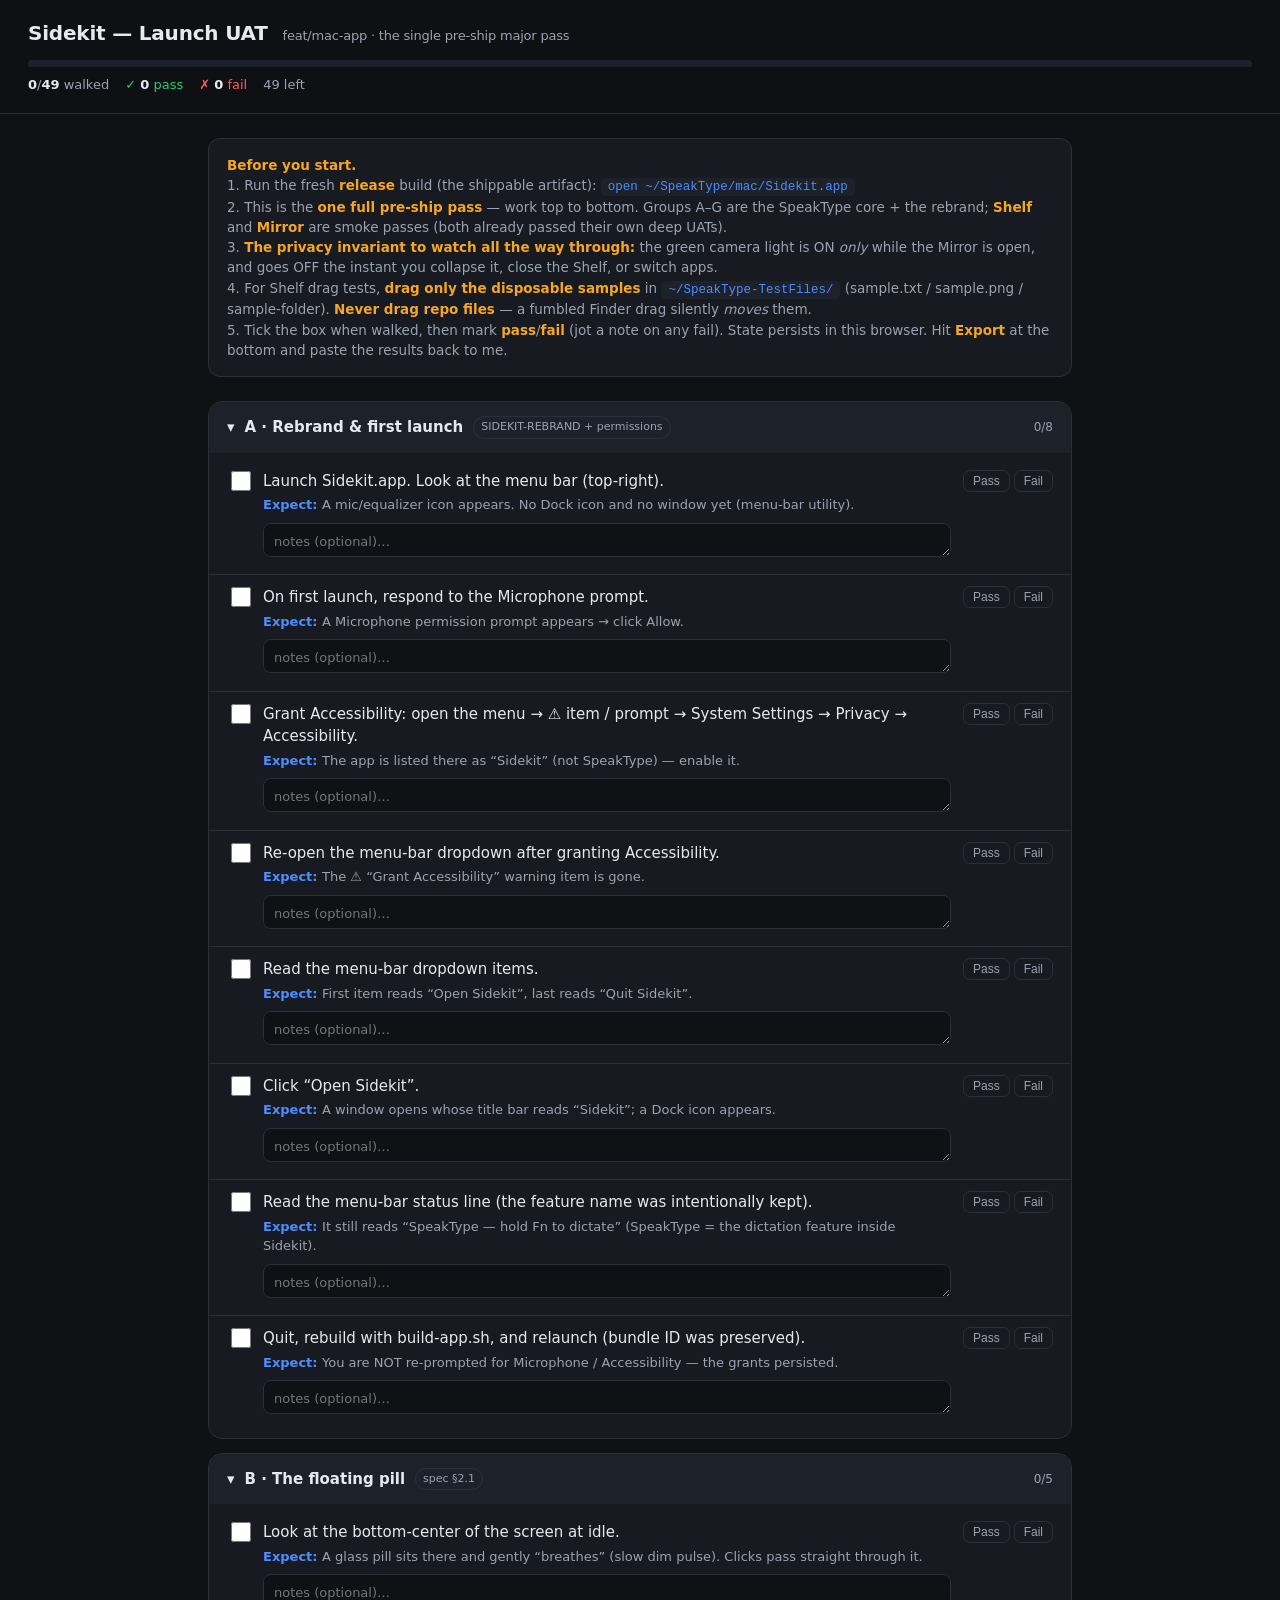
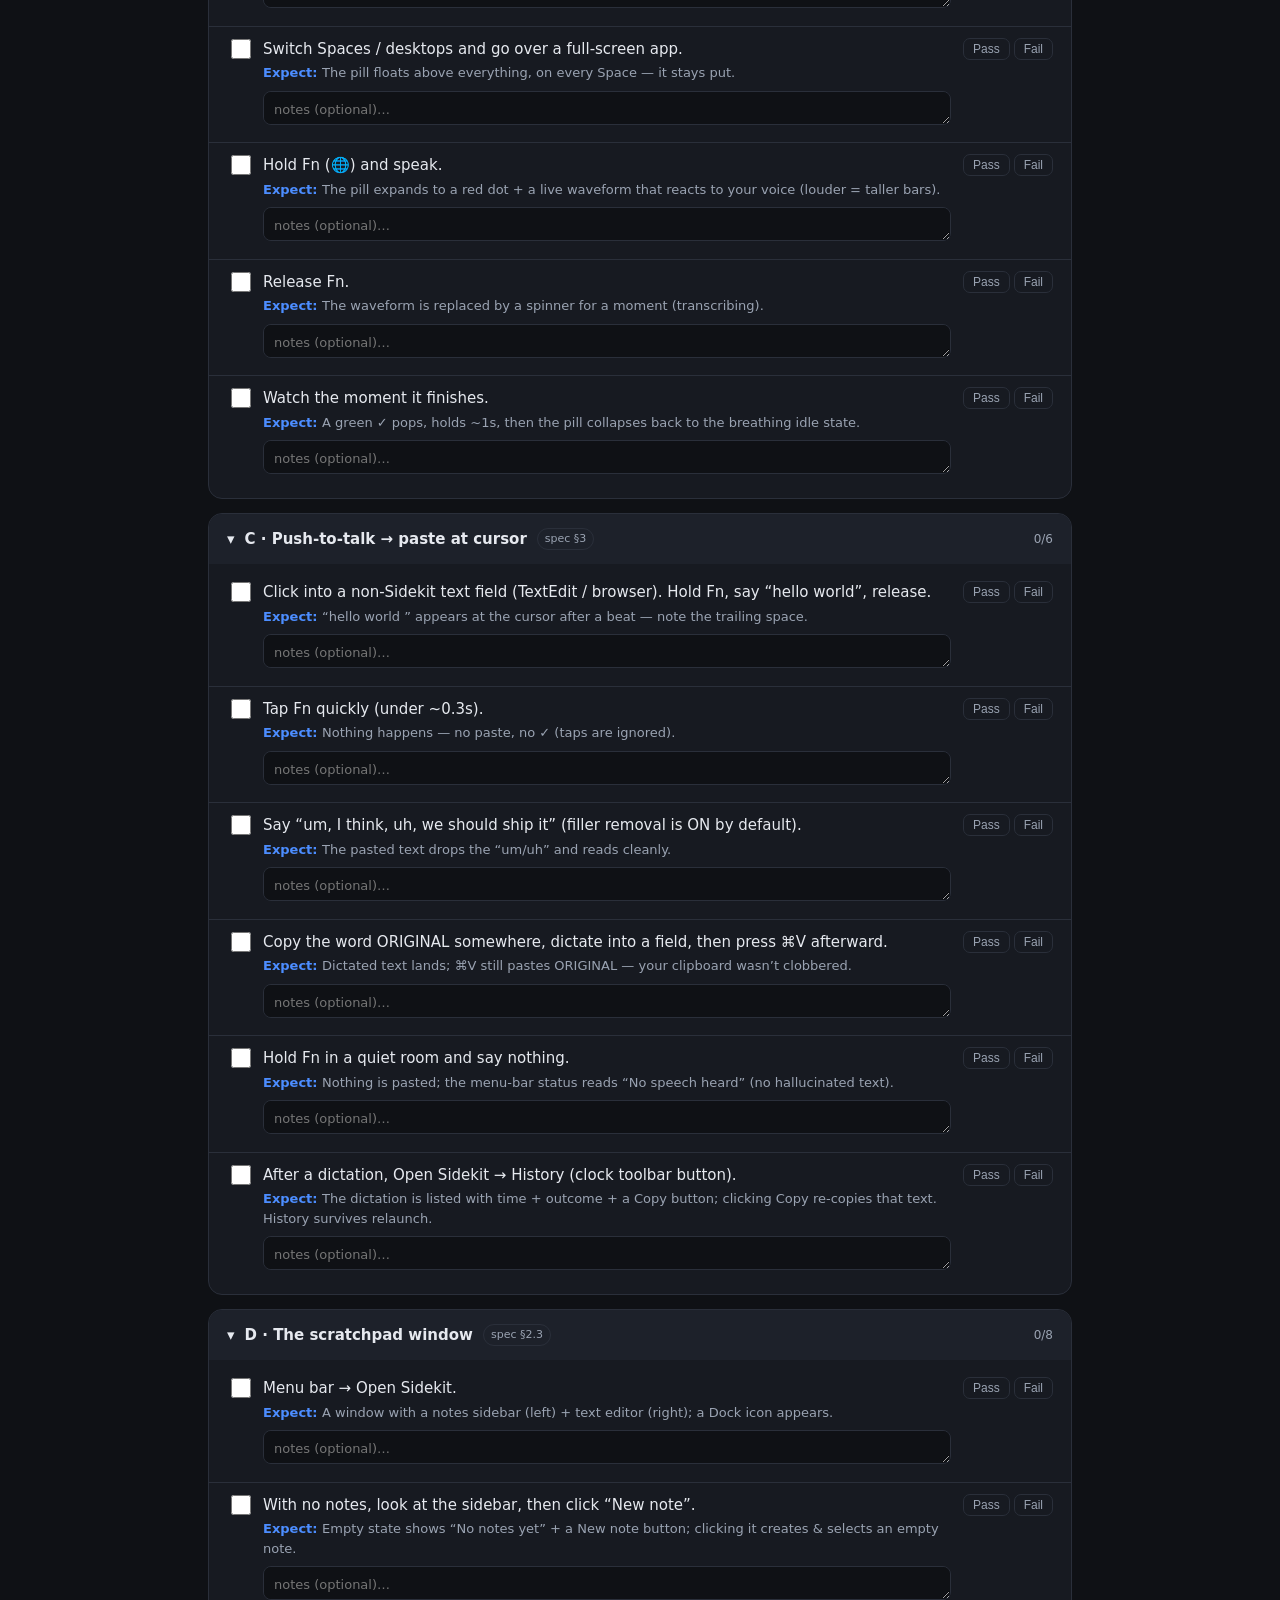
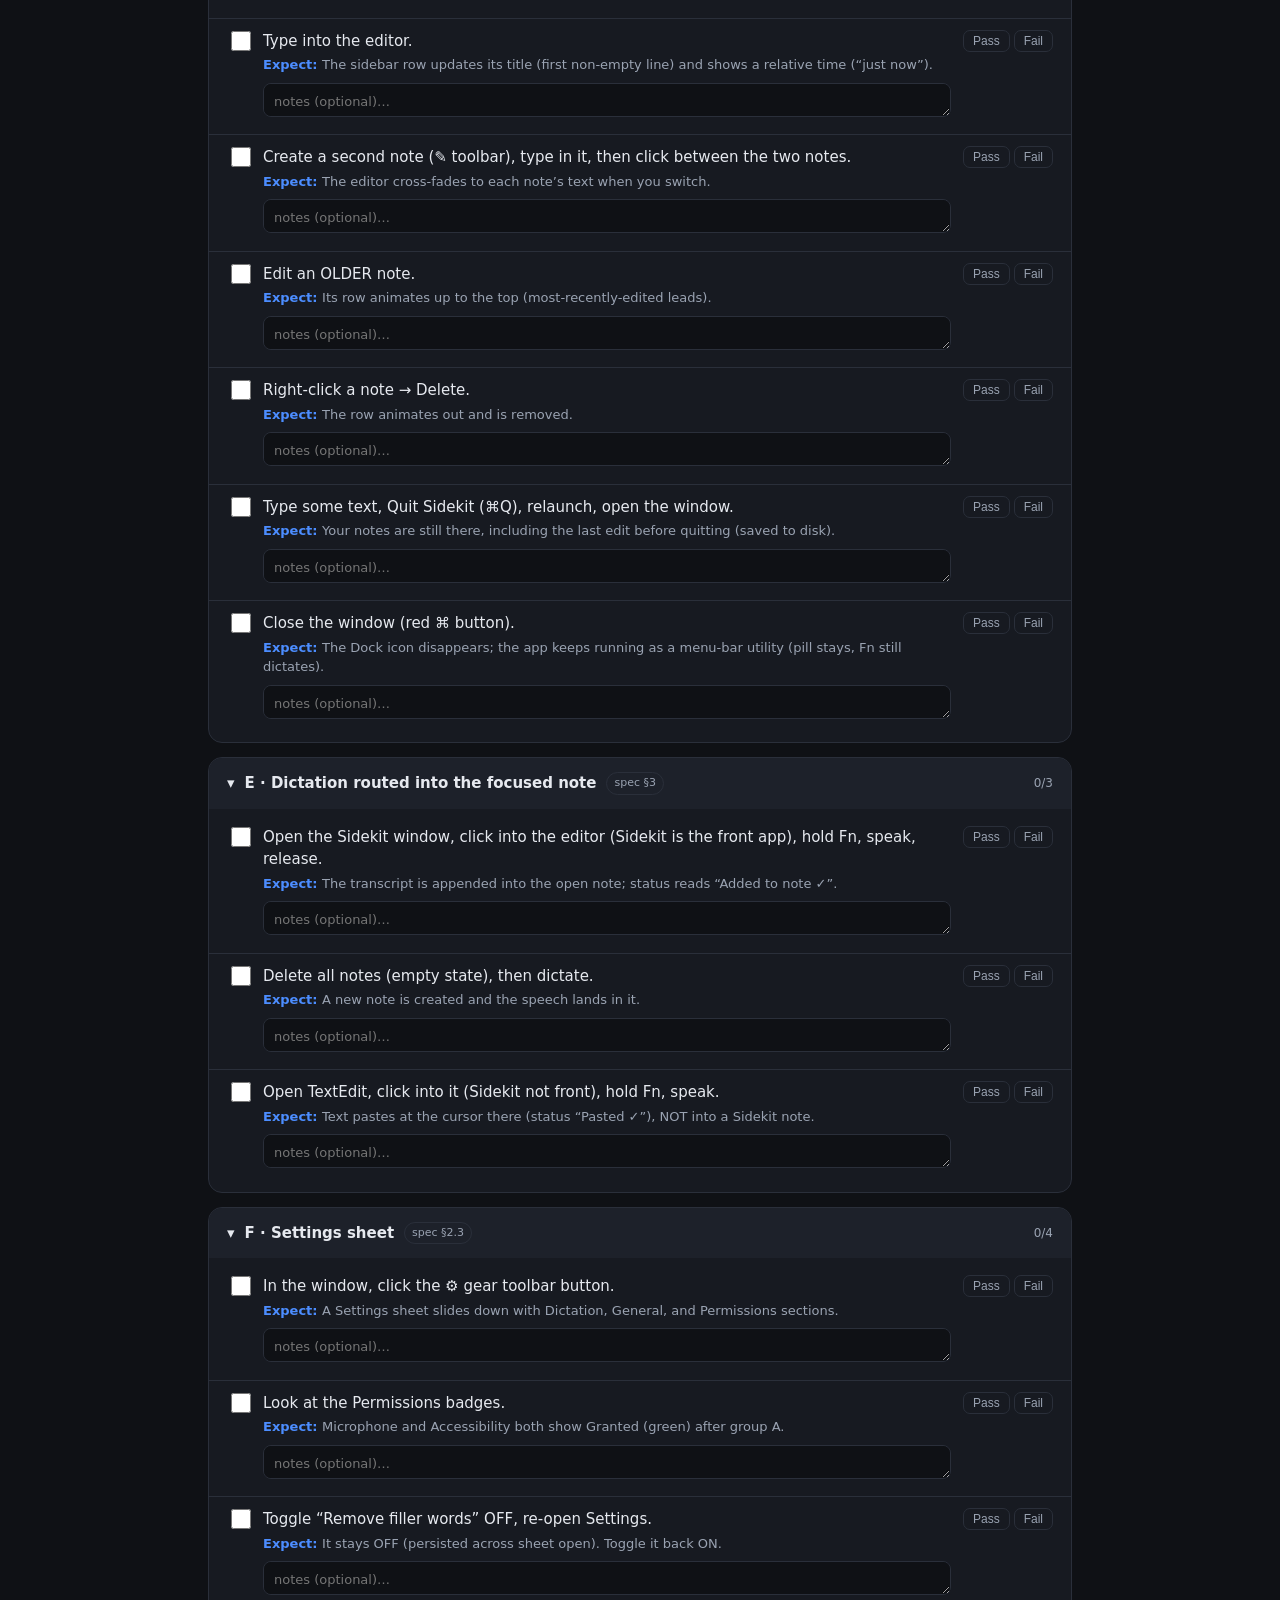
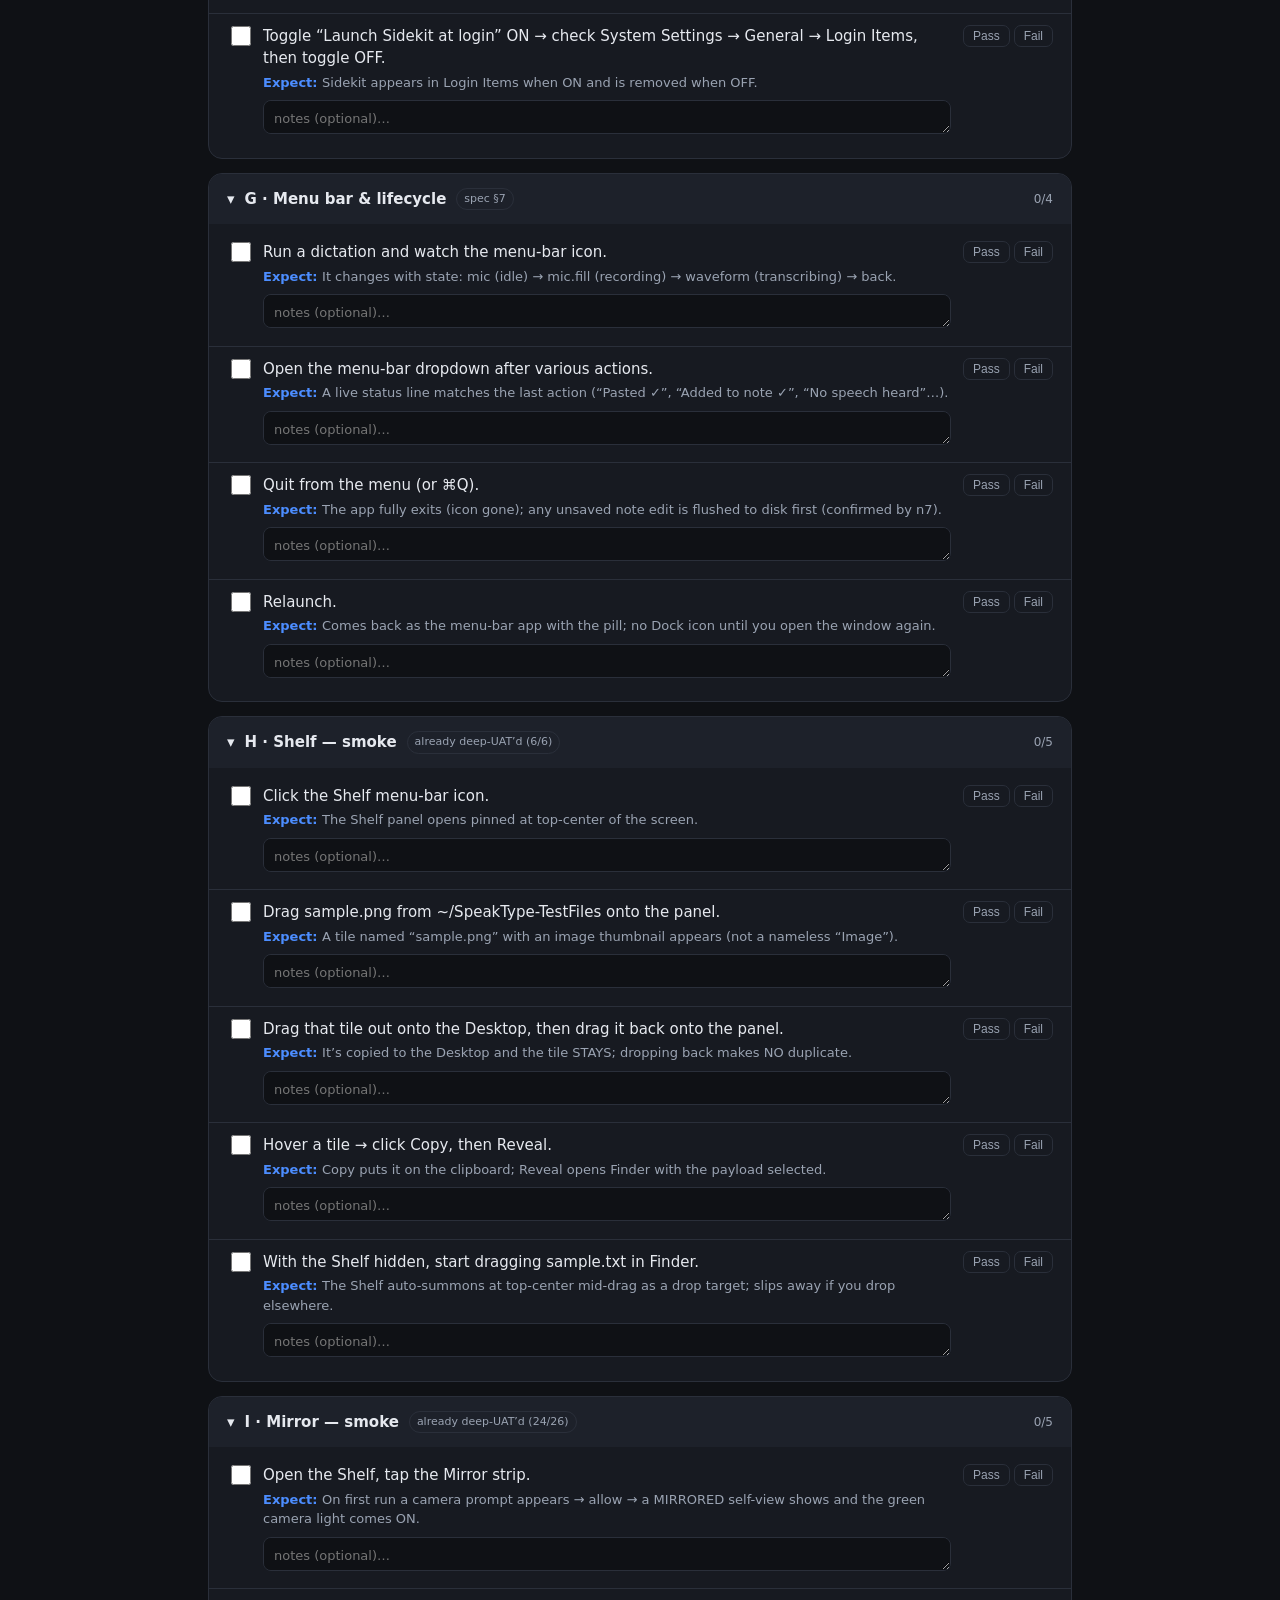
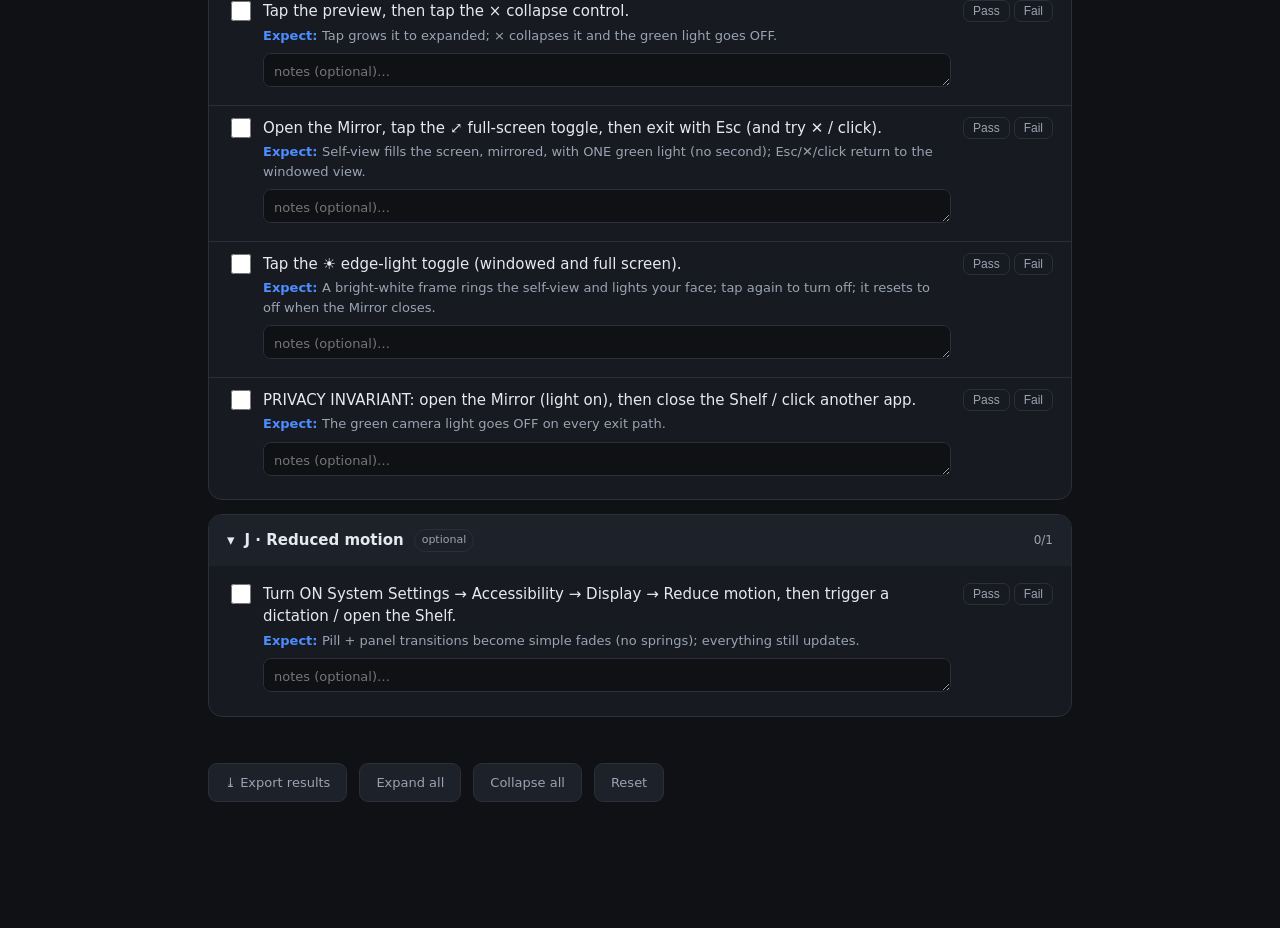
<file: mac/UAT-Launch.html>
<!DOCTYPE html>
<html lang="en">
<head>
<meta charset="UTF-8">
<meta name="viewport" content="width=device-width, initial-scale=1.0">
<title>Sidekit — Launch UAT</title>
<style>
  :root {
    --bg: #0f1115; --card: #171a21; --card2: #1d212a; --line: #2a2f3a;
    --txt: #e6e9ef; --dim: #9aa3b2; --accent: #4c8dff; --green: #2ecc71;
    --red: #ff5d5d; --amber: #f5a623;
  }
  * { box-sizing: border-box; }
  body {
    margin: 0; font: 15px/1.5 -apple-system, BlinkMacSystemFont, "SF Pro Text", system-ui, sans-serif;
    background: var(--bg); color: var(--txt); padding: 0 0 120px;
  }
  header {
    position: sticky; top: 0; z-index: 10; background: rgba(15,17,21,.92);
    backdrop-filter: blur(12px); border-bottom: 1px solid var(--line);
    padding: 18px 28px;
  }
  h1 { margin: 0; font-size: 20px; letter-spacing: -.2px; }
  h1 small { color: var(--dim); font-weight: 400; font-size: 13px; margin-left: 8px; }
  .bar { height: 7px; background: var(--card2); border-radius: 6px; margin-top: 12px; overflow: hidden; }
  .bar > i { display: block; height: 100%; width: 0; background: linear-gradient(90deg,var(--accent),var(--green)); transition: width .3s; }
  .stat { color: var(--dim); font-size: 13px; margin-top: 8px; display: flex; gap: 16px; flex-wrap: wrap; }
  .stat b { color: var(--txt); }
  .stat .p { color: var(--green); } .stat .f { color: var(--red); }
  main { max-width: 920px; margin: 0 auto; padding: 24px 28px; }
  .pre {
    background: var(--card); border: 1px solid var(--line); border-radius: 12px;
    padding: 16px 18px; margin-bottom: 24px; color: var(--dim); font-size: 13.5px;
  }
  .pre code { background: var(--card2); padding: 2px 7px; border-radius: 5px; color: var(--accent); font-size: 12.5px; }
  .pre b { color: var(--amber); }
  section { margin-bottom: 14px; border: 1px solid var(--line); border-radius: 14px; overflow: hidden; background: var(--card); }
  section > h2 {
    margin: 0; padding: 14px 18px; font-size: 15px; cursor: pointer; user-select: none;
    display: flex; align-items: center; gap: 10px; background: var(--card2);
  }
  section > h2 .tag { font-size: 11px; color: var(--dim); font-weight: 400; border: 1px solid var(--line); padding: 2px 7px; border-radius: 20px; }
  section > h2 .cnt { margin-left: auto; font-size: 12px; color: var(--dim); font-weight: 400; }
  .items { padding: 6px 0; }
  .row { display: grid; grid-template-columns: 24px 1fr auto; gap: 12px; padding: 11px 18px; border-top: 1px solid var(--line); align-items: start; }
  .row:first-child { border-top: none; }
  .row .box { width: 20px; height: 20px; margin-top: 1px; cursor: pointer; accent-color: var(--green); }
  .row .body { min-width: 0; }
  .row .do { color: var(--txt); }
  .row .exp { color: var(--dim); font-size: 13px; margin-top: 3px; }
  .row .exp::before { content: "Expect: "; color: var(--accent); font-weight: 600; }
  .row.done .do { text-decoration: line-through; color: var(--dim); }
  .verdict { display: flex; gap: 4px; }
  .verdict button {
    border: 1px solid var(--line); background: transparent; color: var(--dim);
    border-radius: 7px; padding: 3px 9px; font-size: 12px; cursor: pointer;
  }
  .verdict button.on.pass { background: var(--green); color: #08130b; border-color: var(--green); }
  .verdict button.on.fail { background: var(--red); color: #1a0606; border-color: var(--red); }
  .note { grid-column: 2 / 4; margin-top: 8px; }
  .note textarea {
    width: 100%; background: var(--bg); border: 1px solid var(--line); border-radius: 8px;
    color: var(--txt); padding: 8px 10px; font: inherit; font-size: 13px; resize: vertical; min-height: 0; height: 34px;
  }
  .note textarea:focus { outline: 1px solid var(--accent); height: 64px; }
  footer { max-width: 920px; margin: 0 auto; padding: 8px 28px; display: flex; gap: 12px; }
  footer button {
    background: var(--card2); border: 1px solid var(--line); color: var(--dim);
    border-radius: 9px; padding: 9px 16px; font: inherit; font-size: 13px; cursor: pointer;
  }
  footer button:hover { color: var(--txt); border-color: var(--accent); }
  .collapsed .items { display: none; }
  .chev { transition: transform .2s; } .collapsed .chev { transform: rotate(-90deg); }
</style>
</head>
<body>
<header>
  <h1>Sidekit — Launch UAT <small>feat/mac-app · the single pre-ship major pass</small></h1>
  <div class="bar"><i id="fill"></i></div>
  <div class="stat">
    <span><b id="done">0</b>/<b id="total">0</b> walked</span>
    <span class="p">✓ <b id="pass">0</b> pass</span>
    <span class="f">✗ <b id="fail">0</b> fail</span>
    <span id="remain"></span>
  </div>
</header>

<main>
  <div class="pre">
    <b>Before you start.</b><br>
    1. Run the fresh <b>release</b> build (the shippable artifact): <code>open ~/SpeakType/mac/Sidekit.app</code><br>
    2. This is the <b>one full pre-ship pass</b> — work top to bottom. Groups A–G are the SpeakType core + the rebrand; <b>Shelf</b> and <b>Mirror</b> are smoke passes (both already passed their own deep UATs).<br>
    3. <b>The privacy invariant to watch all the way through:</b> the green camera light is ON <i>only</i> while the Mirror is open, and goes OFF the instant you collapse it, close the Shelf, or switch apps.<br>
    4. For Shelf drag tests, <b>drag only the disposable samples</b> in <code>~/SpeakType-TestFiles/</code> (sample.txt / sample.png / sample-folder). <b>Never drag repo files</b> — a fumbled Finder drag silently <i>moves</i> them.<br>
    5. Tick the box when walked, then mark <b>pass</b>/<b>fail</b> (jot a note on any fail). State persists in this browser. Hit <b>Export</b> at the bottom and paste the results back to me.
  </div>
  <div id="app"></div>
</main>

<footer>
  <button onclick="exportResults()">⤓ Export results</button>
  <button onclick="expandAll(true)">Expand all</button>
  <button onclick="expandAll(false)">Collapse all</button>
  <button onclick="resetAll()">Reset</button>
</footer>

<script>
const SUITE = [
  { id: "brand", title: "A · Rebrand & first launch", tag: "SIDEKIT-REBRAND + permissions", items: [
    { id:"b1", do:"Launch Sidekit.app. Look at the menu bar (top-right).", exp:"A mic/equalizer icon appears. No Dock icon and no window yet (menu-bar utility)." },
    { id:"b2", do:"On first launch, respond to the Microphone prompt.", exp:"A Microphone permission prompt appears → click Allow." },
    { id:"b3", do:"Grant Accessibility: open the menu → ⚠︎ item / prompt → System Settings → Privacy → Accessibility.", exp:"The app is listed there as “Sidekit” (not SpeakType) — enable it." },
    { id:"b4", do:"Re-open the menu-bar dropdown after granting Accessibility.", exp:"The ⚠︎ “Grant Accessibility” warning item is gone." },
    { id:"b5", do:"Read the menu-bar dropdown items.", exp:"First item reads “Open Sidekit”, last reads “Quit Sidekit”." },
    { id:"b6", do:"Click “Open Sidekit”.", exp:"A window opens whose title bar reads “Sidekit”; a Dock icon appears." },
    { id:"b7", do:"Read the menu-bar status line (the feature name was intentionally kept).", exp:"It still reads “SpeakType — hold Fn to dictate” (SpeakType = the dictation feature inside Sidekit)." },
    { id:"b8", do:"Quit, rebuild with build-app.sh, and relaunch (bundle ID was preserved).", exp:"You are NOT re-prompted for Microphone / Accessibility — the grants persisted." },
  ]},
  { id: "pill", title: "B · The floating pill", tag: "spec §2.1", items: [
    { id:"l1", do:"Look at the bottom-center of the screen at idle.", exp:"A glass pill sits there and gently “breathes” (slow dim pulse). Clicks pass straight through it." },
    { id:"l2", do:"Switch Spaces / desktops and go over a full-screen app.", exp:"The pill floats above everything, on every Space — it stays put." },
    { id:"l3", do:"Hold Fn (🌐) and speak.", exp:"The pill expands to a red dot + a live waveform that reacts to your voice (louder = taller bars)." },
    { id:"l4", do:"Release Fn.", exp:"The waveform is replaced by a spinner for a moment (transcribing)." },
    { id:"l5", do:"Watch the moment it finishes.", exp:"A green ✓ pops, holds ~1s, then the pill collapses back to the breathing idle state." },
  ]},
  { id: "dictate", title: "C · Push-to-talk → paste at cursor", tag: "spec §3", items: [
    { id:"c1", do:"Click into a non-Sidekit text field (TextEdit / browser). Hold Fn, say “hello world”, release.", exp:"“hello world ” appears at the cursor after a beat — note the trailing space." },
    { id:"c2", do:"Tap Fn quickly (under ~0.3s).", exp:"Nothing happens — no paste, no ✓ (taps are ignored)." },
    { id:"c3", do:"Say “um, I think, uh, we should ship it” (filler removal is ON by default).", exp:"The pasted text drops the “um/uh” and reads cleanly." },
    { id:"c4", do:"Copy the word ORIGINAL somewhere, dictate into a field, then press ⌘V afterward.", exp:"Dictated text lands; ⌘V still pastes ORIGINAL — your clipboard wasn’t clobbered." },
    { id:"c5", do:"Hold Fn in a quiet room and say nothing.", exp:"Nothing is pasted; the menu-bar status reads “No speech heard” (no hallucinated text)." },
    { id:"c6", do:"After a dictation, Open Sidekit → History (clock toolbar button).", exp:"The dictation is listed with time + outcome + a Copy button; clicking Copy re-copies that text. History survives relaunch." },
  ]},
  { id: "notes", title: "D · The scratchpad window", tag: "spec §2.3", items: [
    { id:"n1", do:"Menu bar → Open Sidekit.", exp:"A window with a notes sidebar (left) + text editor (right); a Dock icon appears." },
    { id:"n2", do:"With no notes, look at the sidebar, then click “New note”.", exp:"Empty state shows “No notes yet” + a New note button; clicking it creates & selects an empty note." },
    { id:"n3", do:"Type into the editor.", exp:"The sidebar row updates its title (first non-empty line) and shows a relative time (“just now”)." },
    { id:"n4", do:"Create a second note (✎ toolbar), type in it, then click between the two notes.", exp:"The editor cross-fades to each note’s text when you switch." },
    { id:"n5", do:"Edit an OLDER note.", exp:"Its row animates up to the top (most-recently-edited leads)." },
    { id:"n6", do:"Right-click a note → Delete.", exp:"The row animates out and is removed." },
    { id:"n7", do:"Type some text, Quit Sidekit (⌘Q), relaunch, open the window.", exp:"Your notes are still there, including the last edit before quitting (saved to disk)." },
    { id:"n8", do:"Close the window (red ⌘ button).", exp:"The Dock icon disappears; the app keeps running as a menu-bar utility (pill stays, Fn still dictates)." },
  ]},
  { id: "route", title: "E · Dictation routed into the focused note", tag: "spec §3", items: [
    { id:"e1", do:"Open the Sidekit window, click into the editor (Sidekit is the front app), hold Fn, speak, release.", exp:"The transcript is appended into the open note; status reads “Added to note ✓”." },
    { id:"e2", do:"Delete all notes (empty state), then dictate.", exp:"A new note is created and the speech lands in it." },
    { id:"e3", do:"Open TextEdit, click into it (Sidekit not front), hold Fn, speak.", exp:"Text pastes at the cursor there (status “Pasted ✓”), NOT into a Sidekit note." },
  ]},
  { id: "settings", title: "F · Settings sheet", tag: "spec §2.3", items: [
    { id:"f1", do:"In the window, click the ⚙︎ gear toolbar button.", exp:"A Settings sheet slides down with Dictation, General, and Permissions sections." },
    { id:"f2", do:"Look at the Permissions badges.", exp:"Microphone and Accessibility both show Granted (green) after group A." },
    { id:"f3", do:"Toggle “Remove filler words” OFF, re-open Settings.", exp:"It stays OFF (persisted across sheet open). Toggle it back ON." },
    { id:"f4", do:"Toggle “Launch Sidekit at login” ON → check System Settings → General → Login Items, then toggle OFF.", exp:"Sidekit appears in Login Items when ON and is removed when OFF." },
  ]},
  { id: "life", title: "G · Menu bar & lifecycle", tag: "spec §7", items: [
    { id:"g1", do:"Run a dictation and watch the menu-bar icon.", exp:"It changes with state: mic (idle) → mic.fill (recording) → waveform (transcribing) → back." },
    { id:"g2", do:"Open the menu-bar dropdown after various actions.", exp:"A live status line matches the last action (“Pasted ✓”, “Added to note ✓”, “No speech heard”…)." },
    { id:"g3", do:"Quit from the menu (or ⌘Q).", exp:"The app fully exits (icon gone); any unsaved note edit is flushed to disk first (confirmed by n7)." },
    { id:"g4", do:"Relaunch.", exp:"Comes back as the menu-bar app with the pill; no Dock icon until you open the window again." },
  ]},
  { id: "shelf", title: "H · Shelf — smoke", tag: "already deep-UAT’d (6/6)", items: [
    { id:"h1", do:"Click the Shelf menu-bar icon.", exp:"The Shelf panel opens pinned at top-center of the screen." },
    { id:"h2", do:"Drag sample.png from ~/SpeakType-TestFiles onto the panel.", exp:"A tile named “sample.png” with an image thumbnail appears (not a nameless “Image”)." },
    { id:"h3", do:"Drag that tile out onto the Desktop, then drag it back onto the panel.", exp:"It’s copied to the Desktop and the tile STAYS; dropping back makes NO duplicate." },
    { id:"h4", do:"Hover a tile → click Copy, then Reveal.", exp:"Copy puts it on the clipboard; Reveal opens Finder with the payload selected." },
    { id:"h5", do:"With the Shelf hidden, start dragging sample.txt in Finder.", exp:"The Shelf auto-summons at top-center mid-drag as a drop target; slips away if you drop elsewhere." },
  ]},
  { id: "mirror", title: "I · Mirror — smoke", tag: "already deep-UAT’d (24/26)", items: [
    { id:"m1", do:"Open the Shelf, tap the Mirror strip.", exp:"On first run a camera prompt appears → allow → a MIRRORED self-view shows and the green camera light comes ON." },
    { id:"m2", do:"Tap the preview, then tap the × collapse control.", exp:"Tap grows it to expanded; × collapses it and the green light goes OFF." },
    { id:"m3", do:"Open the Mirror, tap the ⤢ full-screen toggle, then exit with Esc (and try ✕ / click).", exp:"Self-view fills the screen, mirrored, with ONE green light (no second); Esc/✕/click return to the windowed view." },
    { id:"m4", do:"Tap the ☀ edge-light toggle (windowed and full screen).", exp:"A bright-white frame rings the self-view and lights your face; tap again to turn off; it resets to off when the Mirror closes." },
    { id:"m5", do:"PRIVACY INVARIANT: open the Mirror (light on), then close the Shelf / click another app.", exp:"The green camera light goes OFF on every exit path." },
  ]},
  { id: "motion", title: "J · Reduced motion", tag: "optional", items: [
    { id:"j1", do:"Turn ON System Settings → Accessibility → Display → Reduce motion, then trigger a dictation / open the Shelf.", exp:"Pill + panel transitions become simple fades (no springs); everything still updates." },
  ]},
];

const KEY = "sidekit-launch-uat-v1";
let state = JSON.parse(localStorage.getItem(KEY) || "{}");
function save(){ localStorage.setItem(KEY, JSON.stringify(state)); render(); }

function render(){
  const app = document.getElementById("app");
  if(!app.dataset.built){ build(app); app.dataset.built = "1"; }
  let total=0, done=0, pass=0, fail=0;
  SUITE.forEach(sec=>{
    let sd=0;
    sec.items.forEach(it=>{
      total++;
      const st = state[sec.id+"."+it.id] || {};
      if(st.checked){ done++; sd++; }
      if(st.verdict==="pass") pass++;
      if(st.verdict==="fail") fail++;
    });
    const cnt = document.getElementById("cnt-"+sec.id);
    if(cnt) cnt.textContent = sd+"/"+sec.items.length;
  });
  document.getElementById("total").textContent = total;
  document.getElementById("done").textContent = done;
  document.getElementById("pass").textContent = pass;
  document.getElementById("fail").textContent = fail;
  document.getElementById("fill").style.width = (total? (done/total*100):0)+"%";
  document.getElementById("remain").textContent = (total-done)+" left";
}

function build(app){
  SUITE.forEach(sec=>{
    const s = document.createElement("section");
    s.innerHTML = `<h2><span class="chev">▾</span>${sec.title}<span class="tag">${sec.tag}</span><span class="cnt" id="cnt-${sec.id}"></span></h2><div class="items"></div>`;
    s.querySelector("h2").onclick = ()=> s.classList.toggle("collapsed");
    const box = s.querySelector(".items");
    sec.items.forEach(it=>{
      const k = sec.id+"."+it.id;
      const st = state[k] || {};
      const row = document.createElement("div");
      row.className = "row" + (st.checked?" done":"");
      row.innerHTML = `
        <input type="checkbox" class="box" ${st.checked?"checked":""}>
        <div class="body"><div class="do">${it.do}</div><div class="exp">${it.exp}</div>
          <div class="note"><textarea placeholder="notes (optional)…">${st.note||""}</textarea></div></div>
        <div class="verdict">
          <button class="pass ${st.verdict==="pass"?"on":""}">Pass</button>
          <button class="fail ${st.verdict==="fail"?"on":""}">Fail</button>
        </div>`;
      const cb = row.querySelector(".box");
      cb.onchange = ()=>{ state[k]={...state[k], checked:cb.checked}; save(); row.classList.toggle("done", cb.checked); };
      const [pB,fB] = row.querySelectorAll(".verdict button");
      pB.onclick = ()=>{ const v=state[k]?.verdict==="pass"?null:"pass"; state[k]={...state[k],verdict:v,checked:true}; save(); rebuildRow(); };
      fB.onclick = ()=>{ const v=state[k]?.verdict==="fail"?null:"fail"; state[k]={...state[k],verdict:v,checked:true}; save(); rebuildRow(); };
      row.querySelector("textarea").oninput = (e)=>{ state[k]={...state[k], note:e.target.value}; localStorage.setItem(KEY, JSON.stringify(state)); };
      function rebuildRow(){ pB.classList.toggle("on", state[k]?.verdict==="pass"); fB.classList.toggle("on", state[k]?.verdict==="fail"); cb.checked = !!state[k]?.checked; row.classList.toggle("done", !!state[k]?.checked); }
      box.appendChild(row);
    });
    app.appendChild(s);
  });
}

function expandAll(open){ document.querySelectorAll("section").forEach(s=> s.classList.toggle("collapsed", !open)); }
function resetAll(){ if(confirm("Clear all UAT results?")){ state={}; localStorage.removeItem(KEY); location.reload(); } }
function exportResults(){
  let out = "# Sidekit Launch UAT — results\n\n";
  SUITE.forEach(sec=>{
    out += `## ${sec.title} (${sec.tag})\n`;
    sec.items.forEach(it=>{
      const st = state[sec.id+"."+it.id]||{};
      const mark = st.verdict==="pass"?"✅ PASS":st.verdict==="fail"?"❌ FAIL":st.checked?"⬜ walked":"· not run";
      out += `- ${mark} — ${it.do}`;
      if(st.note) out += `\n    note: ${st.note}`;
      out += "\n";
    });
    out += "\n";
  });
  navigator.clipboard.writeText(out).then(
    ()=>alert("Results copied to clipboard — paste them back to Claude."),
    ()=>{ const w=window.open(); w.document.write("<pre>"+out.replace(/</g,"&lt;")+"</pre>"); }
  );
}
render();
</script>
</body>
</html>
</file>
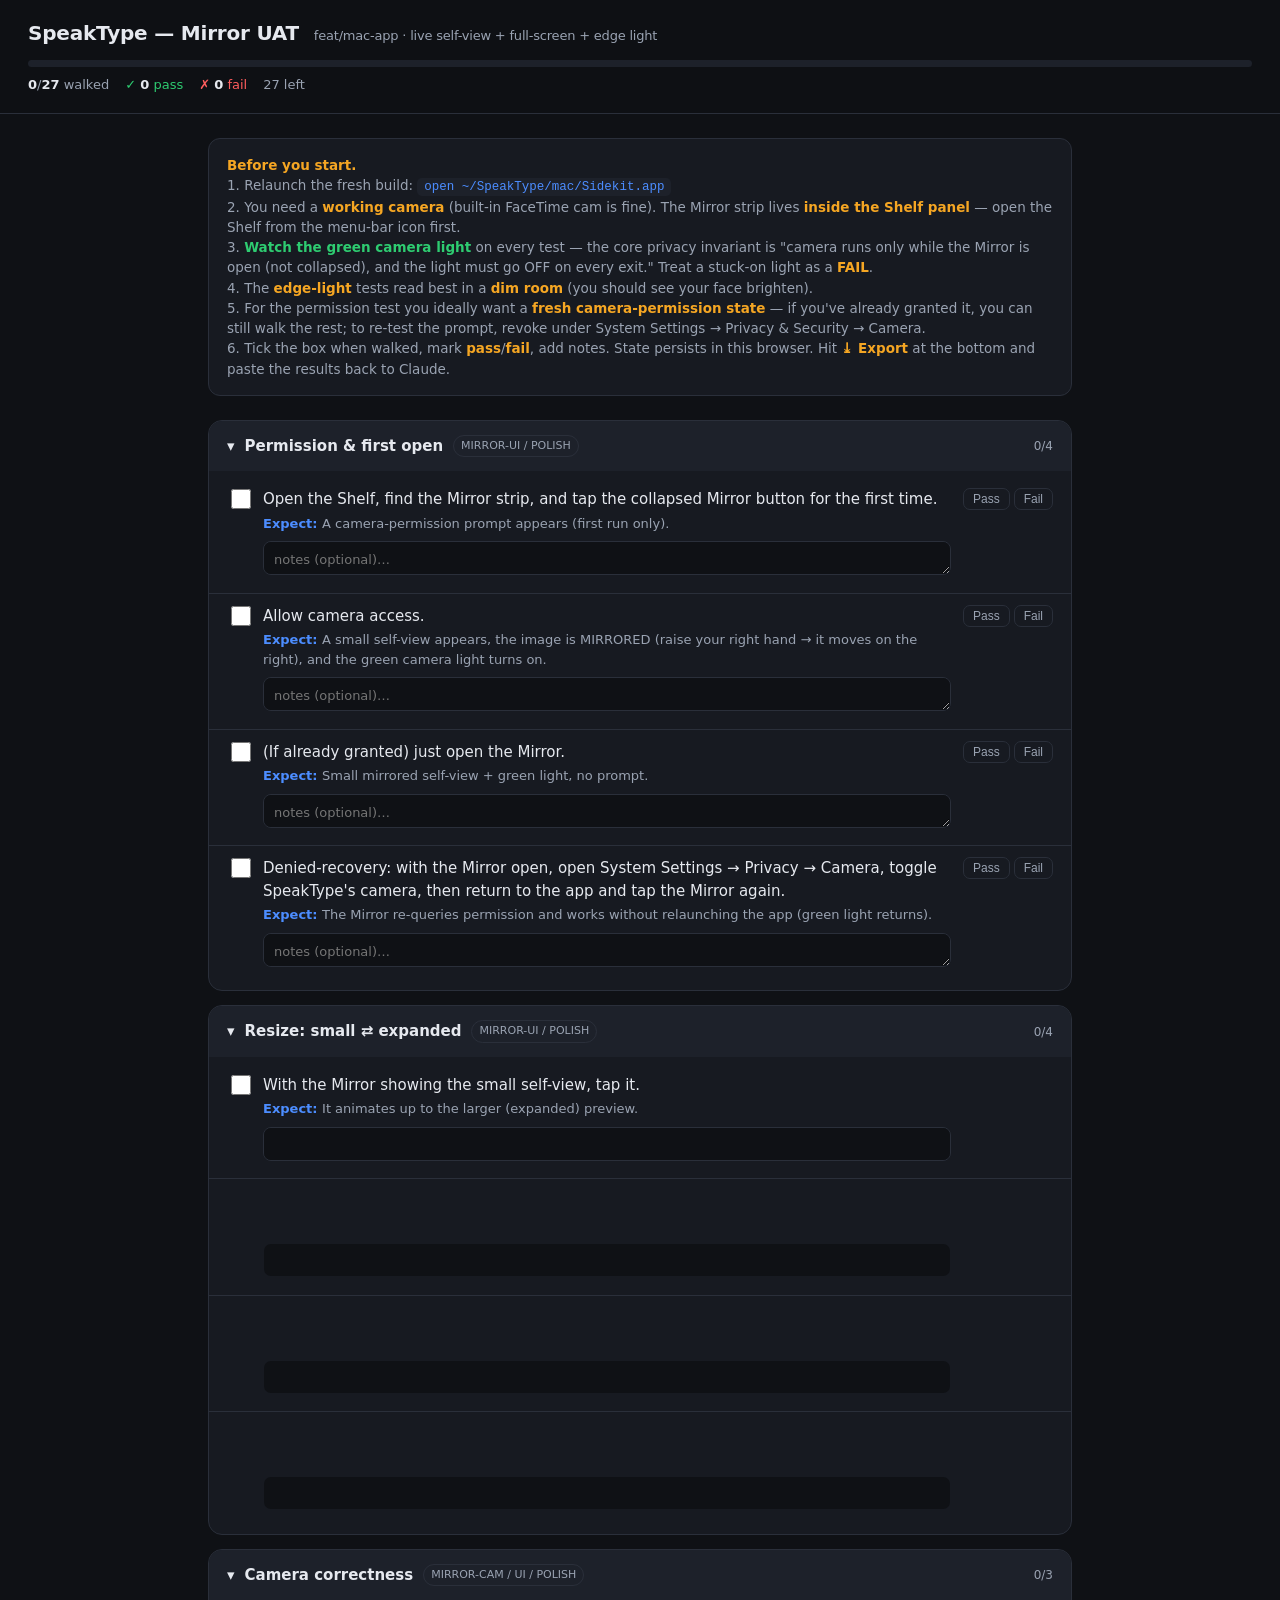
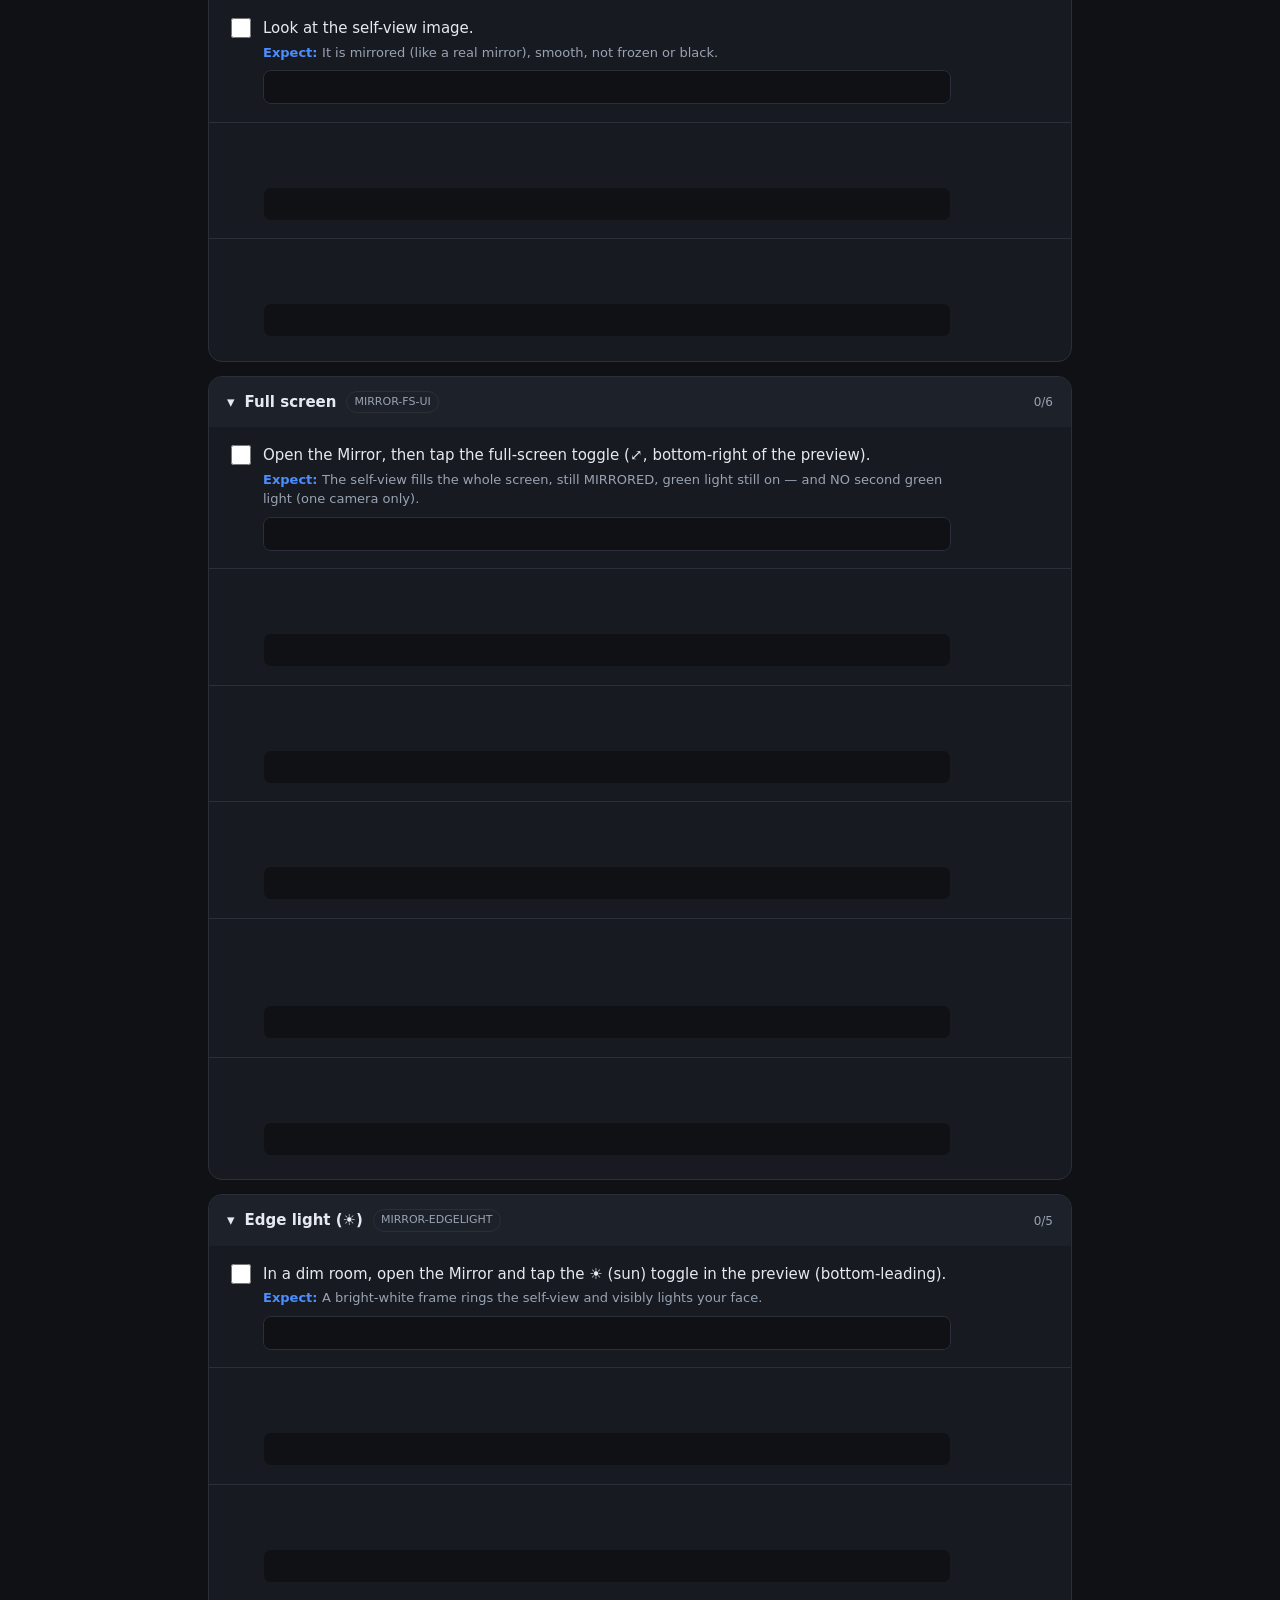
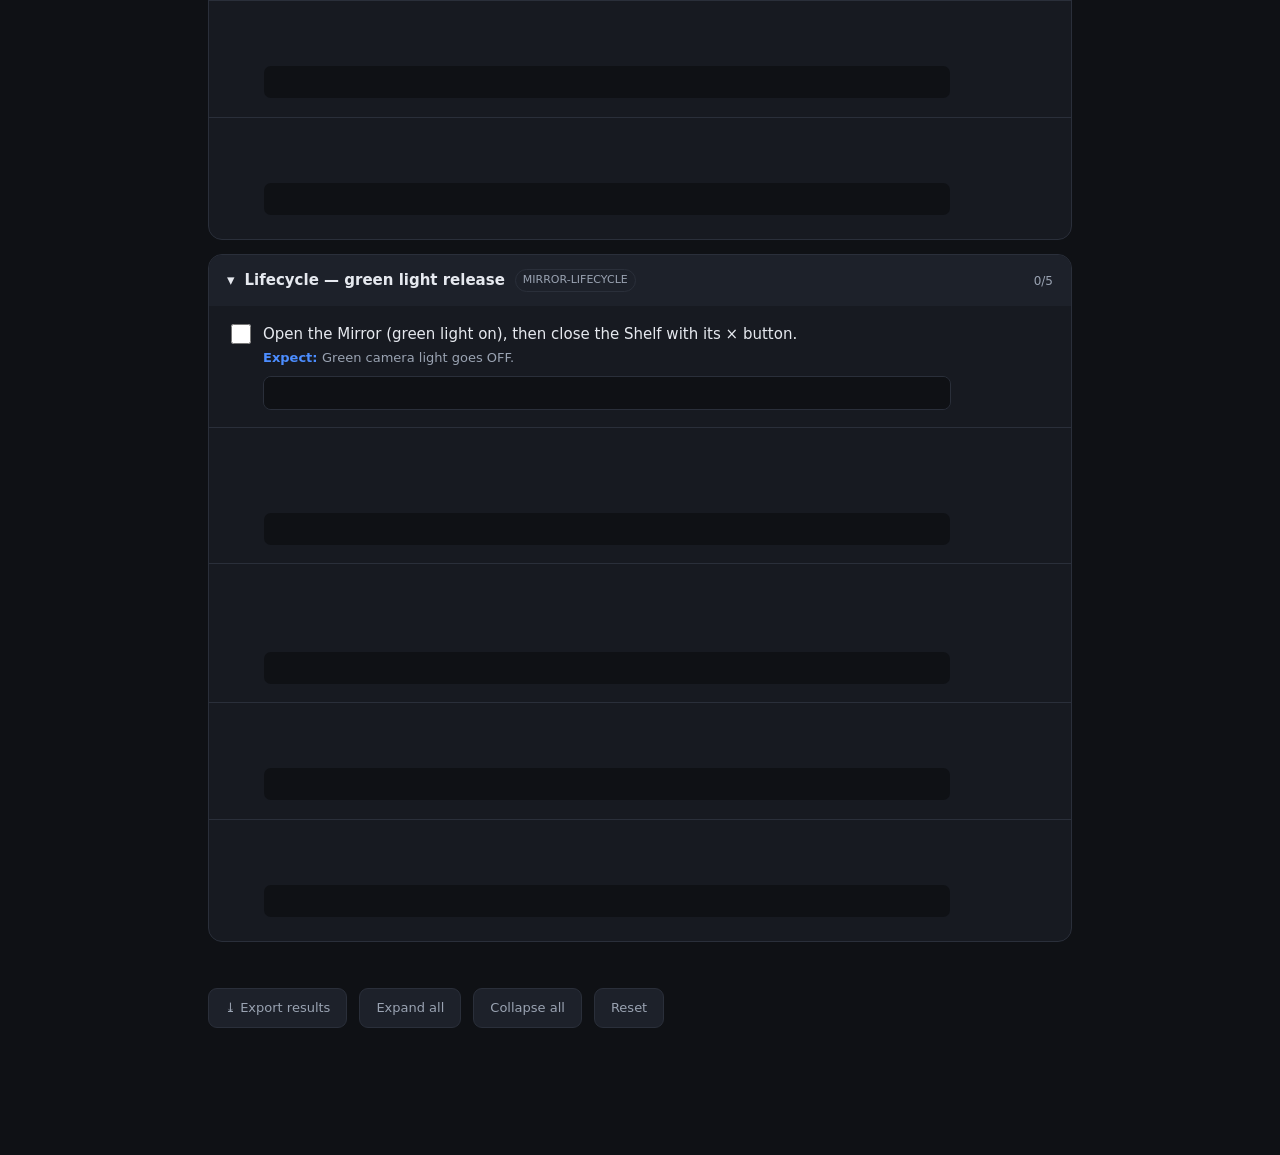
<file: mac/UAT-Mirror.html>
<!DOCTYPE html>
<html lang="en">
<head>
<meta charset="UTF-8">
<meta name="viewport" content="width=device-width, initial-scale=1.0">
<title>SpeakType — Mirror UAT</title>
<style>
  :root {
    --bg: #0f1115; --card: #171a21; --card2: #1d212a; --line: #2a2f3a;
    --txt: #e6e9ef; --dim: #9aa3b2; --accent: #4c8dff; --green: #2ecc71;
    --red: #ff5d5d; --amber: #f5a623;
  }
  * { box-sizing: border-box; }
  body {
    margin: 0; font: 15px/1.5 -apple-system, BlinkMacSystemFont, "SF Pro Text", system-ui, sans-serif;
    background: var(--bg); color: var(--txt); padding: 0 0 120px;
  }
  header {
    position: sticky; top: 0; z-index: 10; background: rgba(15,17,21,.92);
    backdrop-filter: blur(12px); border-bottom: 1px solid var(--line);
    padding: 18px 28px;
  }
  h1 { margin: 0; font-size: 20px; letter-spacing: -.2px; }
  h1 small { color: var(--dim); font-weight: 400; font-size: 13px; margin-left: 8px; }
  .bar { height: 7px; background: var(--card2); border-radius: 6px; margin-top: 12px; overflow: hidden; }
  .bar > i { display: block; height: 100%; width: 0; background: linear-gradient(90deg,var(--accent),var(--green)); transition: width .3s; }
  .stat { color: var(--dim); font-size: 13px; margin-top: 8px; display: flex; gap: 16px; flex-wrap: wrap; }
  .stat b { color: var(--txt); }
  .stat .p { color: var(--green); } .stat .f { color: var(--red); }
  main { max-width: 920px; margin: 0 auto; padding: 24px 28px; }
  .pre {
    background: var(--card); border: 1px solid var(--line); border-radius: 12px;
    padding: 16px 18px; margin-bottom: 24px; color: var(--dim); font-size: 13.5px;
  }
  .pre code { background: var(--card2); padding: 2px 7px; border-radius: 5px; color: var(--accent); font-size: 12.5px; }
  .pre b { color: var(--amber); }
  .pre .green { color: var(--green); font-weight: 600; }
  section { margin-bottom: 14px; border: 1px solid var(--line); border-radius: 14px; overflow: hidden; background: var(--card); }
  section > h2 {
    margin: 0; padding: 14px 18px; font-size: 15px; cursor: pointer; user-select: none;
    display: flex; align-items: center; gap: 10px; background: var(--card2);
  }
  section > h2 .tag { font-size: 11px; color: var(--dim); font-weight: 400; border: 1px solid var(--line); padding: 2px 7px; border-radius: 20px; }
  section > h2 .cnt { margin-left: auto; font-size: 12px; color: var(--dim); font-weight: 400; }
  .items { padding: 6px 0; }
  .row { display: grid; grid-template-columns: 24px 1fr auto; gap: 12px; padding: 11px 18px; border-top: 1px solid var(--line); align-items: start; }
  .row:first-child { border-top: none; }
  .row .box { width: 20px; height: 20px; margin-top: 1px; cursor: pointer; accent-color: var(--green); }
  .row .body { min-width: 0; }
  .row .do { color: var(--txt); }
  .row .exp { color: var(--dim); font-size: 13px; margin-top: 3px; }
  .row .exp::before { content: "Expect: "; color: var(--accent); font-weight: 600; }
  .row.done .do { text-decoration: line-through; color: var(--dim); }
  .verdict { display: flex; gap: 4px; }
  .verdict button {
    border: 1px solid var(--line); background: transparent; color: var(--dim);
    border-radius: 7px; padding: 3px 9px; font-size: 12px; cursor: pointer;
  }
  .verdict button.on.pass { background: var(--green); color: #08130b; border-color: var(--green); }
  .verdict button.on.fail { background: var(--red); color: #1a0606; border-color: var(--red); }
  .note { grid-column: 2 / 4; margin-top: 8px; }
  .note textarea {
    width: 100%; background: var(--bg); border: 1px solid var(--line); border-radius: 8px;
    color: var(--txt); padding: 8px 10px; font: inherit; font-size: 13px; resize: vertical; min-height: 0; height: 34px;
  }
  .note textarea:focus { outline: 1px solid var(--accent); height: 64px; }
  footer { max-width: 920px; margin: 0 auto; padding: 8px 28px; display: flex; gap: 12px; }
  footer button {
    background: var(--card2); border: 1px solid var(--line); color: var(--dim);
    border-radius: 9px; padding: 9px 16px; font: inherit; font-size: 13px; cursor: pointer;
  }
  footer button:hover { color: var(--txt); border-color: var(--accent); }
  .collapsed .items { display: none; }
  .chev { transition: transform .2s; } .collapsed .chev { transform: rotate(-90deg); }
</style>
</head>
<body>
<header>
  <h1>SpeakType — Mirror UAT <small>feat/mac-app · live self-view + full-screen + edge light</small></h1>
  <div class="bar"><i id="fill"></i></div>
  <div class="stat">
    <span><b id="done">0</b>/<b id="total">0</b> walked</span>
    <span class="p">✓ <b id="pass">0</b> pass</span>
    <span class="f">✗ <b id="fail">0</b> fail</span>
    <span id="remain"></span>
  </div>
</header>

<main>
  <div class="pre">
    <b>Before you start.</b><br>
    1. Relaunch the fresh build: <code>open ~/SpeakType/mac/Sidekit.app</code><br>
    2. You need a <b>working camera</b> (built-in FaceTime cam is fine). The Mirror strip lives <b>inside the Shelf panel</b> — open the Shelf from the menu-bar icon first.<br>
    3. <span class="green">Watch the green camera light</span> on every test — the core privacy invariant is "camera runs only while the Mirror is open (not collapsed), and the light must go OFF on every exit." Treat a stuck-on light as a <b>FAIL</b>.<br>
    4. The <b>edge-light</b> tests read best in a <b>dim room</b> (you should see your face brighten).<br>
    5. For the permission test you ideally want a <b>fresh camera-permission state</b> — if you've already granted it, you can still walk the rest; to re-test the prompt, revoke under System Settings → Privacy & Security → Camera.<br>
    6. Tick the box when walked, mark <b>pass</b>/<b>fail</b>, add notes. State persists in this browser. Hit <b>⤓ Export</b> at the bottom and paste the results back to Claude.
  </div>
  <div id="app"></div>
</main>

<footer>
  <button onclick="exportResults()">⤓ Export results</button>
  <button onclick="expandAll(true)">Expand all</button>
  <button onclick="expandAll(false)">Collapse all</button>
  <button onclick="resetAll()">Reset</button>
</footer>

<script>
const SUITE = [
  { id: "perm", title: "Permission & first open", tag: "MIRROR-UI / POLISH", items: [
    { id:"p1", do:"Open the Shelf, find the Mirror strip, and tap the collapsed Mirror button for the first time.", exp:"A camera-permission prompt appears (first run only)." },
    { id:"p2", do:"Allow camera access.", exp:"A small self-view appears, the image is MIRRORED (raise your right hand → it moves on the right), and the green camera light turns on." },
    { id:"p3", do:"(If already granted) just open the Mirror.", exp:"Small mirrored self-view + green light, no prompt." },
    { id:"p4", do:"Denied-recovery: with the Mirror open, open System Settings → Privacy → Camera, toggle SpeakType's camera, then return to the app and tap the Mirror again.", exp:"The Mirror re-queries permission and works without relaunching the app (green light returns)." },
  ]},
  { id: "size", title: "Resize: small ⇄ expanded", tag: "MIRROR-UI / POLISH", items: [
    { id:"s1", do:"With the Mirror showing the small self-view, tap it.", exp:"It animates up to the larger (expanded) preview." },
    { id:"s2", do:"Tap the expanded preview again (or its collapse/× control).", exp:"It returns toward small / collapsed; green light follows the open state." },
    { id:"s3", do:"Turn ON Reduce Motion (System Settings → Accessibility → Display), then resize the Mirror.", exp:"The size change is instant — no animation." },
    { id:"s4", do:"Note whether the Shelf panel itself jumps size when the Mirror resizes.", exp:"Panel stays fixed-size; the preview animates within the card, the item grid scrolls (by design)." },
  ]},
  { id: "cam", title: "Camera correctness", tag: "MIRROR-CAM / UI / POLISH", items: [
    { id:"c1", do:"Look at the self-view image.", exp:"It is mirrored (like a real mirror), smooth, not frozen or black." },
    { id:"c2", do:"(If you have >1 camera, e.g. built-in + Continuity/USB) use the source picker.", exp:"A picker is offered; choosing another camera switches the feed." },
    { id:"c3", do:"(If you can) disconnect all cameras, then open the Mirror.", exp:"A compact “No camera found” notice shows instead of a black preview." },
  ]},
  { id: "fs", title: "Full screen", tag: "MIRROR-FS-UI", items: [
    { id:"f1", do:"Open the Mirror, then tap the full-screen toggle (⤢, bottom-right of the preview).", exp:"The self-view fills the whole screen, still MIRRORED, green light still on — and NO second green light (one camera only)." },
    { id:"f2", do:"Exit full screen with the ✕ (top-right).", exp:"Returns to the windowed expanded view." },
    { id:"f3", do:"Enter full screen again, then exit by clicking anywhere on the overlay.", exp:"Returns to the windowed view." },
    { id:"f4", do:"Enter full screen again, then press Esc.", exp:"Returns to the windowed view." },
    { id:"f5", do:"While the windowed strip shows the “Mirror is full screen” placeholder, confirm the small preview isn't also running underneath.", exp:"Only one preview runs; placeholder is shown windowed while the overlay is up." },
    { id:"f6", do:"Toggle full screen on/off several times quickly.", exp:"No flicker, no stuck or invisible overlay, green light steady (no blink each toggle)." },
  ]},
  { id: "edge", title: "Edge light (☀)", tag: "MIRROR-EDGELIGHT", items: [
    { id:"e1", do:"In a dim room, open the Mirror and tap the ☀ (sun) toggle in the preview (bottom-leading).", exp:"A bright-white frame rings the self-view and visibly lights your face." },
    { id:"e2", do:"Tap ☀ again.", exp:"The light frame turns off." },
    { id:"e3", do:"Turn ☀ on, then resize (small⇄expanded) and go full screen.", exp:"It stays on across states — thin frame windowed, thick screen-hugging frame in full screen." },
    { id:"e4", do:"With ☀ on, collapse the Mirror (×) or close the Shelf, then reopen the Mirror.", exp:"Edge light is reset to OFF on reopen (fresh each session)." },
    { id:"e5", do:"In full screen, tap the ☀ (bottom-right).", exp:"It toggles the light and does NOT exit full screen (while ✕ / click-elsewhere / Esc still exit)." },
  ]},
  { id: "life", title: "Lifecycle — green light release", tag: "MIRROR-LIFECYCLE", items: [
    { id:"l1", do:"Open the Mirror (green light on), then close the Shelf with its × button.", exp:"Green camera light goes OFF." },
    { id:"l2", do:"Reopen the Shelf / Mirror.", exp:"The Mirror reopens COLLAPSED (not at the previous small/expanded/full-screen size) — no size memory." },
    { id:"l3", do:"Open the Mirror, then click another app or open the main SpeakType window (app deactivates).", exp:"Green light goes OFF (camera released on deactivate)." },
    { id:"l4", do:"Enter full screen, then close the Shelf or click another app.", exp:"The full-screen overlay disappears AND the green light goes off (full-screen teardown)." },
    { id:"l5", do:"Collapse the Mirror with its × while in the small/expanded view.", exp:"Camera stops, green light off; the rest of the Shelf is unaffected." },
  ]},
];

const KEY = "speaktype-mirror-uat-v1";
let state = JSON.parse(localStorage.getItem(KEY) || "{}");
function save(){ localStorage.setItem(KEY, JSON.stringify(state)); render(); }

function render(){
  const app = document.getElementById("app");
  if(!app.dataset.built){ build(app); app.dataset.built = "1"; }
  let total=0, done=0, pass=0, fail=0;
  SUITE.forEach(sec=>{
    let sd=0;
    sec.items.forEach(it=>{
      total++;
      const st = state[sec.id+"."+it.id] || {};
      if(st.checked){ done++; sd++; }
      if(st.verdict==="pass") pass++;
      if(st.verdict==="fail") fail++;
    });
    const cnt = document.getElementById("cnt-"+sec.id);
    if(cnt) cnt.textContent = sd+"/"+sec.items.length;
  });
  document.getElementById("total").textContent = total;
  document.getElementById("done").textContent = done;
  document.getElementById("pass").textContent = pass;
  document.getElementById("fail").textContent = fail;
  document.getElementById("fill").style.width = (total? (done/total*100):0)+"%";
  document.getElementById("remain").textContent = (total-done)+" left";
}

function build(app){
  SUITE.forEach(sec=>{
    const s = document.createElement("section");
    s.innerHTML = `<h2><span class="chev">▾</span>${sec.title}<span class="tag">${sec.tag}</span><span class="cnt" id="cnt-${sec.id}"></span></h2><div class="items"></div>`;
    s.querySelector("h2").onclick = ()=> s.classList.toggle("collapsed");
    const box = s.querySelector(".items");
    sec.items.forEach(it=>{
      const k = sec.id+"."+it.id;
      const st = state[k] || {};
      const row = document.createElement("div");
      row.className = "row" + (st.checked?" done":"");
      row.innerHTML = `
        <input type="checkbox" class="box" ${st.checked?"checked":""}>
        <div class="body"><div class="do">${it.do}</div><div class="exp">${it.exp}</div>
          <div class="note"><textarea placeholder="notes (optional)…">${st.note||""}</textarea></div></div>
        <div class="verdict">
          <button class="pass ${st.verdict==="pass"?"on":""}">Pass</button>
          <button class="fail ${st.verdict==="fail"?"on":""}">Fail</button>
        </div>`;
      const cb = row.querySelector(".box");
      cb.onchange = ()=>{ state[k]={...state[k], checked:cb.checked}; save(); row.classList.toggle("done", cb.checked); };
      const [pB,fB] = row.querySelectorAll(".verdict button");
      pB.onclick = ()=>{ const v=state[k]?.verdict==="pass"?null:"pass"; state[k]={...state[k],verdict:v,checked:true}; save(); rebuildRow(); };
      fB.onclick = ()=>{ const v=state[k]?.verdict==="fail"?null:"fail"; state[k]={...state[k],verdict:v,checked:true}; save(); rebuildRow(); };
      row.querySelector("textarea").oninput = (e)=>{ state[k]={...state[k], note:e.target.value}; localStorage.setItem(KEY, JSON.stringify(state)); };
      function rebuildRow(){ pB.classList.toggle("on", state[k]?.verdict==="pass"); fB.classList.toggle("on", state[k]?.verdict==="fail"); cb.checked = !!state[k]?.checked; row.classList.toggle("done", !!state[k]?.checked); }
      box.appendChild(row);
    });
    app.appendChild(s);
  });
}

function expandAll(open){ document.querySelectorAll("section").forEach(s=> s.classList.toggle("collapsed", !open)); }
function resetAll(){ if(confirm("Clear all Mirror UAT results?")){ state={}; localStorage.removeItem(KEY); location.reload(); } }
function exportResults(){
  let out = "# SpeakType Mirror UAT — results\n\n";
  SUITE.forEach(sec=>{
    out += `## ${sec.title} (${sec.tag})\n`;
    sec.items.forEach(it=>{
      const st = state[sec.id+"."+it.id]||{};
      const mark = st.verdict==="pass"?"✅ PASS":st.verdict==="fail"?"❌ FAIL":st.checked?"⬜ walked":"· not run";
      out += `- ${mark} — ${it.do}`;
      if(st.note) out += `\n    note: ${st.note}`;
      out += "\n";
    });
    out += "\n";
  });
  navigator.clipboard.writeText(out).then(
    ()=>alert("Results copied to clipboard — paste them back to Claude."),
    ()=>{ const w=window.open(); w.document.write("<pre>"+out.replace(/</g,"&lt;")+"</pre>"); }
  );
}
render();
</script>
</body>
</html>
</file>
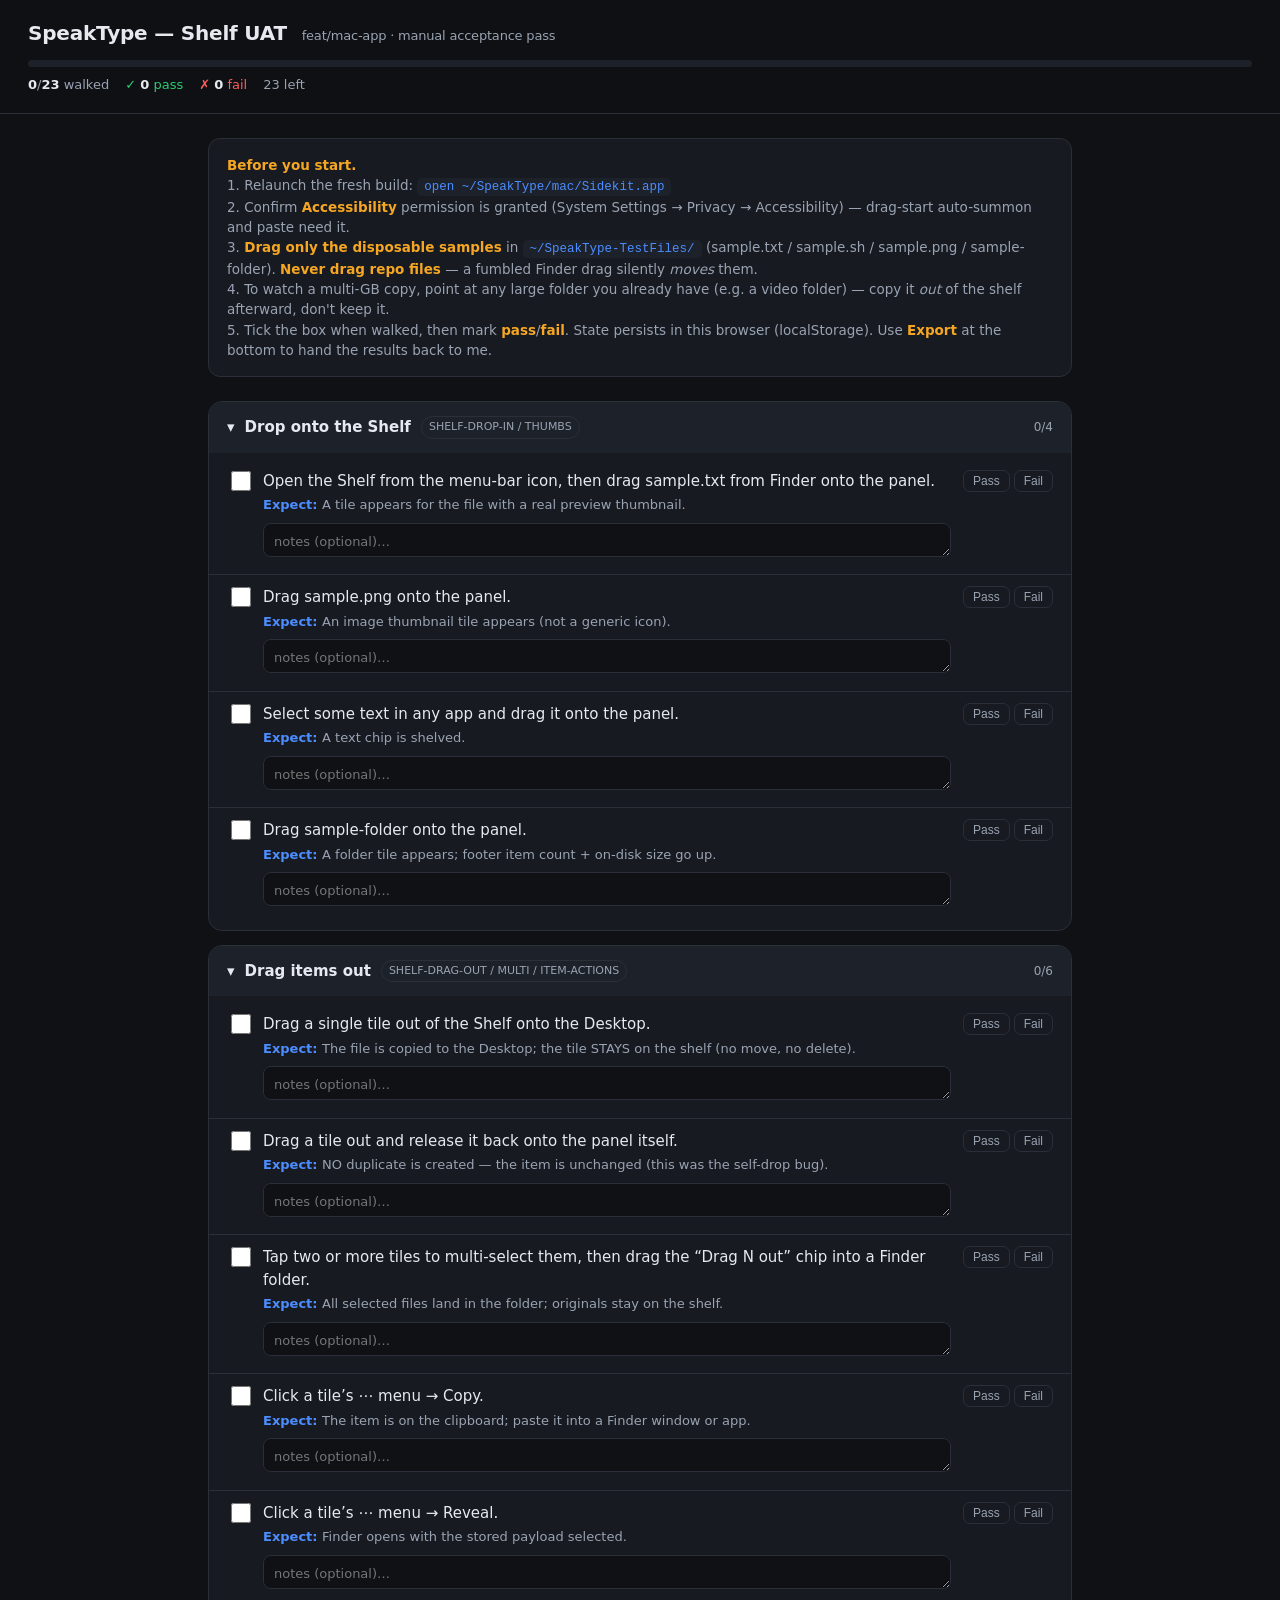
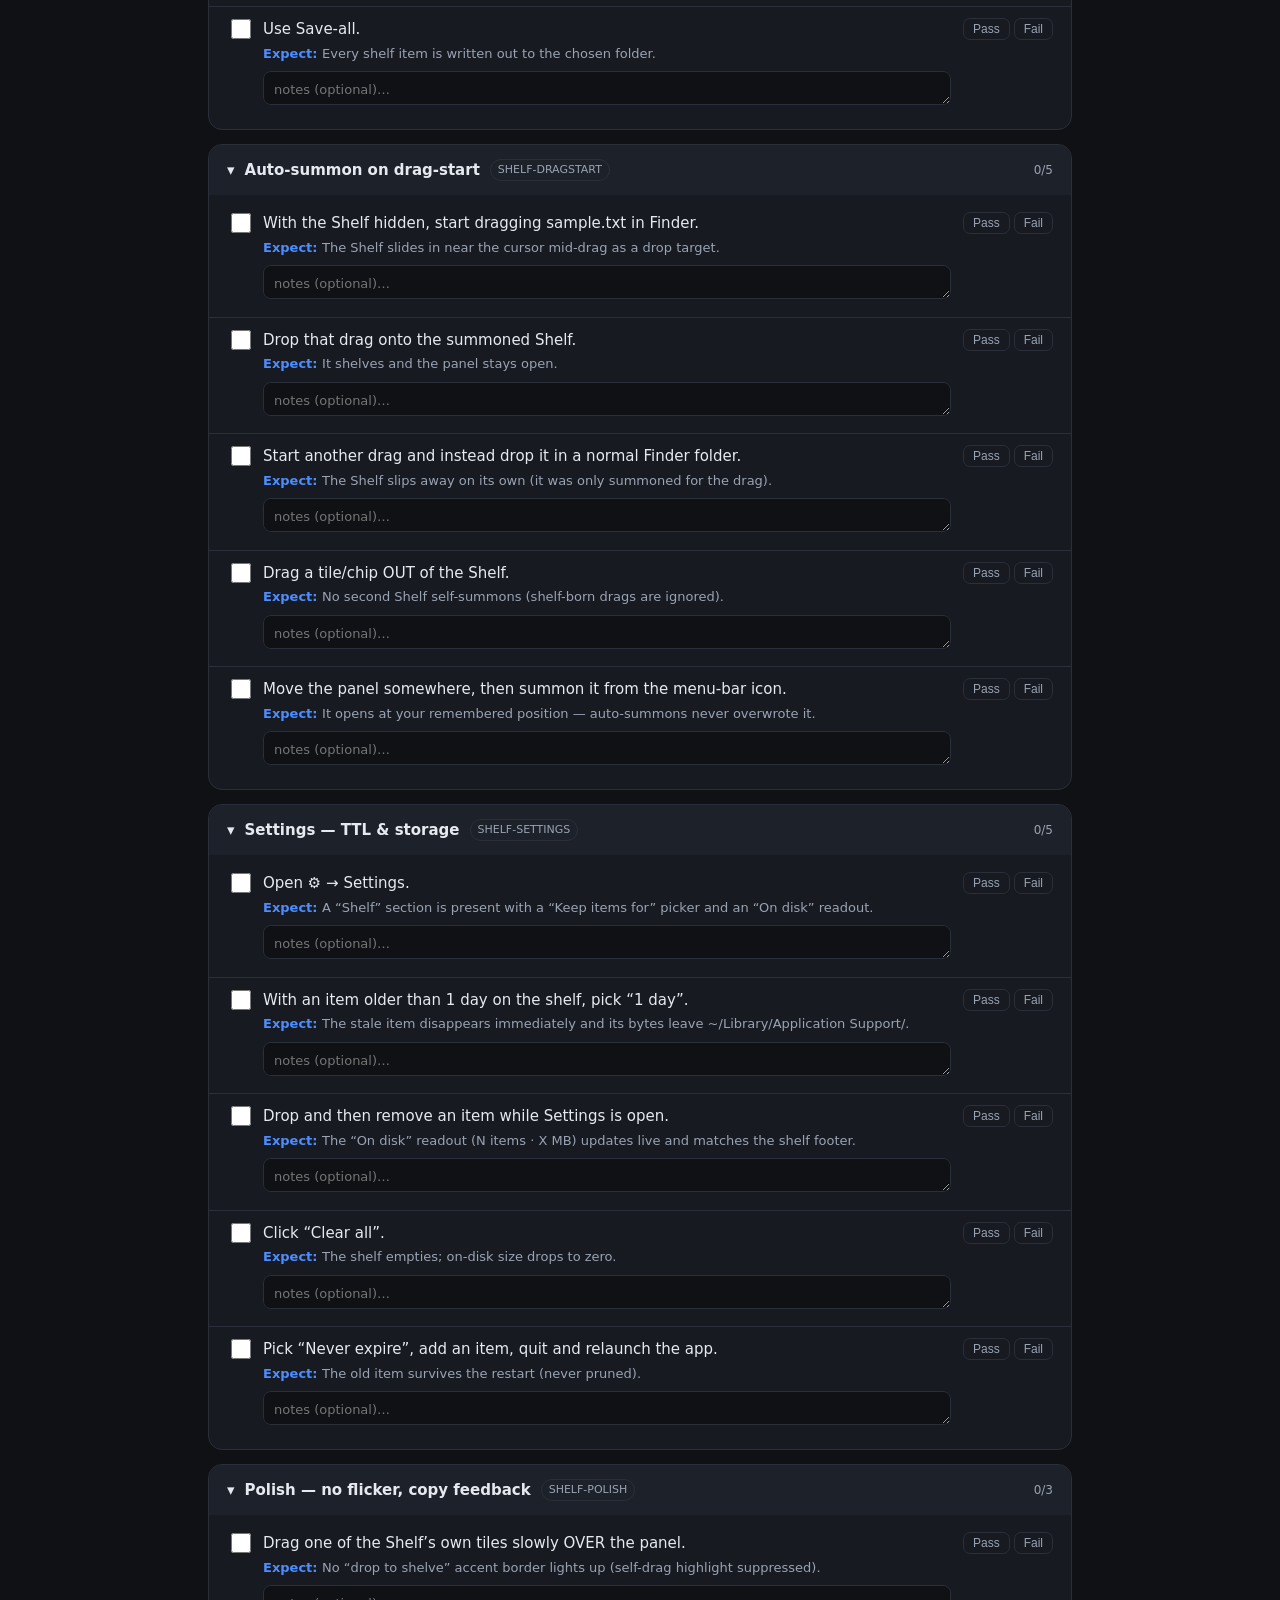
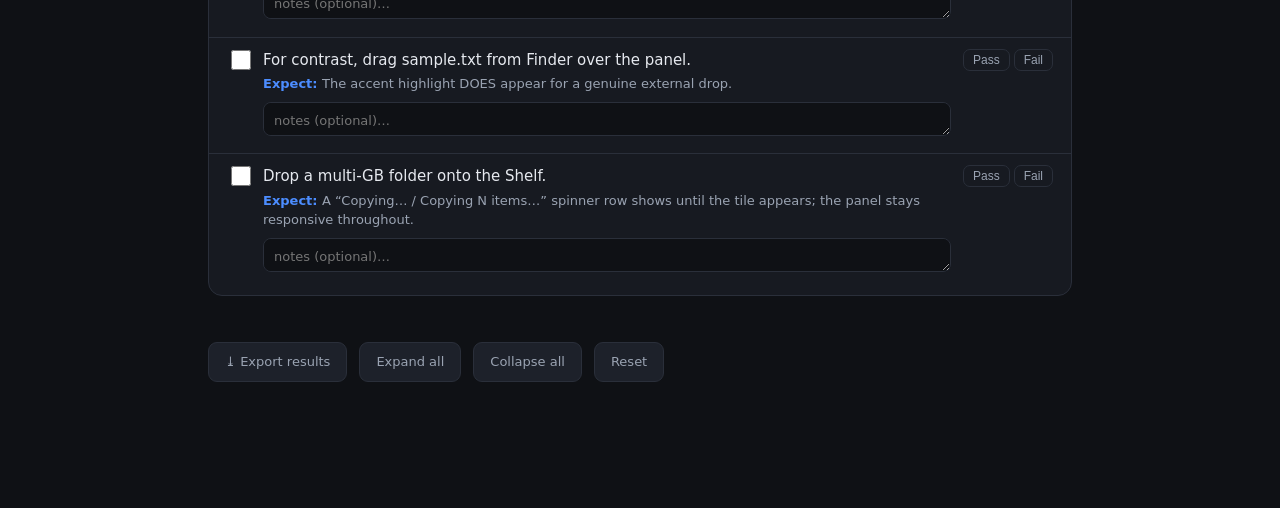
<file: mac/UAT-Shelf.html>
<!DOCTYPE html>
<html lang="en">
<head>
<meta charset="UTF-8">
<meta name="viewport" content="width=device-width, initial-scale=1.0">
<title>SpeakType — Shelf UAT</title>
<style>
  :root {
    --bg: #0f1115; --card: #171a21; --card2: #1d212a; --line: #2a2f3a;
    --txt: #e6e9ef; --dim: #9aa3b2; --accent: #4c8dff; --green: #2ecc71;
    --red: #ff5d5d; --amber: #f5a623;
  }
  * { box-sizing: border-box; }
  body {
    margin: 0; font: 15px/1.5 -apple-system, BlinkMacSystemFont, "SF Pro Text", system-ui, sans-serif;
    background: var(--bg); color: var(--txt); padding: 0 0 120px;
  }
  header {
    position: sticky; top: 0; z-index: 10; background: rgba(15,17,21,.92);
    backdrop-filter: blur(12px); border-bottom: 1px solid var(--line);
    padding: 18px 28px;
  }
  h1 { margin: 0; font-size: 20px; letter-spacing: -.2px; }
  h1 small { color: var(--dim); font-weight: 400; font-size: 13px; margin-left: 8px; }
  .bar { height: 7px; background: var(--card2); border-radius: 6px; margin-top: 12px; overflow: hidden; }
  .bar > i { display: block; height: 100%; width: 0; background: linear-gradient(90deg,var(--accent),var(--green)); transition: width .3s; }
  .stat { color: var(--dim); font-size: 13px; margin-top: 8px; display: flex; gap: 16px; flex-wrap: wrap; }
  .stat b { color: var(--txt); }
  .stat .p { color: var(--green); } .stat .f { color: var(--red); }
  main { max-width: 920px; margin: 0 auto; padding: 24px 28px; }
  .pre {
    background: var(--card); border: 1px solid var(--line); border-radius: 12px;
    padding: 16px 18px; margin-bottom: 24px; color: var(--dim); font-size: 13.5px;
  }
  .pre code { background: var(--card2); padding: 2px 7px; border-radius: 5px; color: var(--accent); font-size: 12.5px; }
  .pre b { color: var(--amber); }
  section { margin-bottom: 14px; border: 1px solid var(--line); border-radius: 14px; overflow: hidden; background: var(--card); }
  section > h2 {
    margin: 0; padding: 14px 18px; font-size: 15px; cursor: pointer; user-select: none;
    display: flex; align-items: center; gap: 10px; background: var(--card2);
  }
  section > h2 .tag { font-size: 11px; color: var(--dim); font-weight: 400; border: 1px solid var(--line); padding: 2px 7px; border-radius: 20px; }
  section > h2 .cnt { margin-left: auto; font-size: 12px; color: var(--dim); font-weight: 400; }
  .items { padding: 6px 0; }
  .row { display: grid; grid-template-columns: 24px 1fr auto; gap: 12px; padding: 11px 18px; border-top: 1px solid var(--line); align-items: start; }
  .row:first-child { border-top: none; }
  .row .box { width: 20px; height: 20px; margin-top: 1px; cursor: pointer; accent-color: var(--green); }
  .row .body { min-width: 0; }
  .row .do { color: var(--txt); }
  .row .exp { color: var(--dim); font-size: 13px; margin-top: 3px; }
  .row .exp::before { content: "Expect: "; color: var(--accent); font-weight: 600; }
  .row.done .do { text-decoration: line-through; color: var(--dim); }
  .verdict { display: flex; gap: 4px; }
  .verdict button {
    border: 1px solid var(--line); background: transparent; color: var(--dim);
    border-radius: 7px; padding: 3px 9px; font-size: 12px; cursor: pointer;
  }
  .verdict button.on.pass { background: var(--green); color: #08130b; border-color: var(--green); }
  .verdict button.on.fail { background: var(--red); color: #1a0606; border-color: var(--red); }
  .note { grid-column: 2 / 4; margin-top: 8px; }
  .note textarea {
    width: 100%; background: var(--bg); border: 1px solid var(--line); border-radius: 8px;
    color: var(--txt); padding: 8px 10px; font: inherit; font-size: 13px; resize: vertical; min-height: 0; height: 34px;
  }
  .note textarea:focus { outline: 1px solid var(--accent); height: 64px; }
  footer { max-width: 920px; margin: 0 auto; padding: 8px 28px; display: flex; gap: 12px; }
  footer button {
    background: var(--card2); border: 1px solid var(--line); color: var(--dim);
    border-radius: 9px; padding: 9px 16px; font: inherit; font-size: 13px; cursor: pointer;
  }
  footer button:hover { color: var(--txt); border-color: var(--accent); }
  .collapsed .items { display: none; }
  .chev { transition: transform .2s; } .collapsed .chev { transform: rotate(-90deg); }
</style>
</head>
<body>
<header>
  <h1>SpeakType — Shelf UAT <small>feat/mac-app · manual acceptance pass</small></h1>
  <div class="bar"><i id="fill"></i></div>
  <div class="stat">
    <span><b id="done">0</b>/<b id="total">0</b> walked</span>
    <span class="p">✓ <b id="pass">0</b> pass</span>
    <span class="f">✗ <b id="fail">0</b> fail</span>
    <span id="remain"></span>
  </div>
</header>

<main>
  <div class="pre">
    <b>Before you start.</b><br>
    1. Relaunch the fresh build: <code>open ~/SpeakType/mac/Sidekit.app</code><br>
    2. Confirm <b>Accessibility</b> permission is granted (System Settings → Privacy → Accessibility) — drag-start auto-summon and paste need it.<br>
    3. <b>Drag only the disposable samples</b> in <code>~/SpeakType-TestFiles/</code> (sample.txt / sample.sh / sample.png / sample-folder). <b>Never drag repo files</b> — a fumbled Finder drag silently <i>moves</i> them.<br>
    4. To watch a multi-GB copy, point at any large folder you already have (e.g. a video folder) — copy it <i>out</i> of the shelf afterward, don't keep it.<br>
    5. Tick the box when walked, then mark <b>pass</b>/<b>fail</b>. State persists in this browser (localStorage). Use <b>Export</b> at the bottom to hand the results back to me.
  </div>
  <div id="app"></div>
</main>

<footer>
  <button onclick="exportResults()">⤓ Export results</button>
  <button onclick="expandAll(true)">Expand all</button>
  <button onclick="expandAll(false)">Collapse all</button>
  <button onclick="resetAll()">Reset</button>
</footer>

<script>
const SUITE = [
  { id: "dropin", title: "Drop onto the Shelf", tag: "SHELF-DROP-IN / THUMBS", items: [
    { id:"d1", do:"Open the Shelf from the menu-bar icon, then drag sample.txt from Finder onto the panel.", exp:"A tile appears for the file with a real preview thumbnail." },
    { id:"d2", do:"Drag sample.png onto the panel.", exp:"An image thumbnail tile appears (not a generic icon)." },
    { id:"d3", do:"Select some text in any app and drag it onto the panel.", exp:"A text chip is shelved." },
    { id:"d4", do:"Drag sample-folder onto the panel.", exp:"A folder tile appears; footer item count + on-disk size go up." },
  ]},
  { id: "dragout", title: "Drag items out", tag: "SHELF-DRAG-OUT / MULTI / ITEM-ACTIONS", items: [
    { id:"o1", do:"Drag a single tile out of the Shelf onto the Desktop.", exp:"The file is copied to the Desktop; the tile STAYS on the shelf (no move, no delete)." },
    { id:"o2", do:"Drag a tile out and release it back onto the panel itself.", exp:"NO duplicate is created — the item is unchanged (this was the self-drop bug)." },
    { id:"o3", do:"Tap two or more tiles to multi-select them, then drag the “Drag N out” chip into a Finder folder.", exp:"All selected files land in the folder; originals stay on the shelf." },
    { id:"o4", do:"Click a tile’s ⋯ menu → Copy.", exp:"The item is on the clipboard; paste it into a Finder window or app." },
    { id:"o5", do:"Click a tile’s ⋯ menu → Reveal.", exp:"Finder opens with the stored payload selected." },
    { id:"o6", do:"Use Save-all.", exp:"Every shelf item is written out to the chosen folder." },
  ]},
  { id: "dragstart", title: "Auto-summon on drag-start", tag: "SHELF-DRAGSTART", items: [
    { id:"s1", do:"With the Shelf hidden, start dragging sample.txt in Finder.", exp:"The Shelf slides in near the cursor mid-drag as a drop target." },
    { id:"s2", do:"Drop that drag onto the summoned Shelf.", exp:"It shelves and the panel stays open." },
    { id:"s3", do:"Start another drag and instead drop it in a normal Finder folder.", exp:"The Shelf slips away on its own (it was only summoned for the drag)." },
    { id:"s4", do:"Drag a tile/chip OUT of the Shelf.", exp:"No second Shelf self-summons (shelf-born drags are ignored)." },
    { id:"s5", do:"Move the panel somewhere, then summon it from the menu-bar icon.", exp:"It opens at your remembered position — auto-summons never overwrote it." },
  ]},
  { id: "settings", title: "Settings — TTL & storage", tag: "SHELF-SETTINGS", items: [
    { id:"t1", do:"Open ⚙︎ → Settings.", exp:"A “Shelf” section is present with a “Keep items for” picker and an “On disk” readout." },
    { id:"t2", do:"With an item older than 1 day on the shelf, pick “1 day”.", exp:"The stale item disappears immediately and its bytes leave ~/Library/Application Support/." },
    { id:"t3", do:"Drop and then remove an item while Settings is open.", exp:"The “On disk” readout (N items · X MB) updates live and matches the shelf footer." },
    { id:"t4", do:"Click “Clear all”.", exp:"The shelf empties; on-disk size drops to zero." },
    { id:"t5", do:"Pick “Never expire”, add an item, quit and relaunch the app.", exp:"The old item survives the restart (never pruned)." },
  ]},
  { id: "polish", title: "Polish — no flicker, copy feedback", tag: "SHELF-POLISH", items: [
    { id:"p1", do:"Drag one of the Shelf’s own tiles slowly OVER the panel.", exp:"No “drop to shelve” accent border lights up (self-drag highlight suppressed)." },
    { id:"p2", do:"For contrast, drag sample.txt from Finder over the panel.", exp:"The accent highlight DOES appear for a genuine external drop." },
    { id:"p3", do:"Drop a multi-GB folder onto the Shelf.", exp:"A “Copying… / Copying N items…” spinner row shows until the tile appears; the panel stays responsive throughout." },
  ]},
];

const KEY = "speaktype-shelf-uat-v1";
let state = JSON.parse(localStorage.getItem(KEY) || "{}");
function save(){ localStorage.setItem(KEY, JSON.stringify(state)); render(); }

function render(){
  const app = document.getElementById("app");
  if(!app.dataset.built){ build(app); app.dataset.built = "1"; }
  let total=0, done=0, pass=0, fail=0;
  SUITE.forEach(sec=>{
    let sd=0;
    sec.items.forEach(it=>{
      total++;
      const st = state[sec.id+"."+it.id] || {};
      if(st.checked){ done++; sd++; }
      if(st.verdict==="pass") pass++;
      if(st.verdict==="fail") fail++;
    });
    const cnt = document.getElementById("cnt-"+sec.id);
    if(cnt) cnt.textContent = sd+"/"+sec.items.length;
  });
  document.getElementById("total").textContent = total;
  document.getElementById("done").textContent = done;
  document.getElementById("pass").textContent = pass;
  document.getElementById("fail").textContent = fail;
  document.getElementById("fill").style.width = (total? (done/total*100):0)+"%";
  document.getElementById("remain").textContent = (total-done)+" left";
}

function build(app){
  SUITE.forEach(sec=>{
    const s = document.createElement("section");
    s.innerHTML = `<h2><span class="chev">▾</span>${sec.title}<span class="tag">${sec.tag}</span><span class="cnt" id="cnt-${sec.id}"></span></h2><div class="items"></div>`;
    s.querySelector("h2").onclick = ()=> s.classList.toggle("collapsed");
    const box = s.querySelector(".items");
    sec.items.forEach(it=>{
      const k = sec.id+"."+it.id;
      const st = state[k] || {};
      const row = document.createElement("div");
      row.className = "row" + (st.checked?" done":"");
      row.innerHTML = `
        <input type="checkbox" class="box" ${st.checked?"checked":""}>
        <div class="body"><div class="do">${it.do}</div><div class="exp">${it.exp}</div>
          <div class="note"><textarea placeholder="notes (optional)…">${st.note||""}</textarea></div></div>
        <div class="verdict">
          <button class="pass ${st.verdict==="pass"?"on":""}">Pass</button>
          <button class="fail ${st.verdict==="fail"?"on":""}">Fail</button>
        </div>`;
      const cb = row.querySelector(".box");
      cb.onchange = ()=>{ state[k]={...state[k], checked:cb.checked}; save(); row.classList.toggle("done", cb.checked); };
      const [pB,fB] = row.querySelectorAll(".verdict button");
      pB.onclick = ()=>{ const v=state[k]?.verdict==="pass"?null:"pass"; state[k]={...state[k],verdict:v,checked:true}; save(); rebuildRow(); };
      fB.onclick = ()=>{ const v=state[k]?.verdict==="fail"?null:"fail"; state[k]={...state[k],verdict:v,checked:true}; save(); rebuildRow(); };
      row.querySelector("textarea").oninput = (e)=>{ state[k]={...state[k], note:e.target.value}; localStorage.setItem(KEY, JSON.stringify(state)); };
      function rebuildRow(){ pB.classList.toggle("on", state[k]?.verdict==="pass"); fB.classList.toggle("on", state[k]?.verdict==="fail"); cb.checked = !!state[k]?.checked; row.classList.toggle("done", !!state[k]?.checked); }
      box.appendChild(row);
    });
    app.appendChild(s);
  });
}

function expandAll(open){ document.querySelectorAll("section").forEach(s=> s.classList.toggle("collapsed", !open)); }
function resetAll(){ if(confirm("Clear all UAT results?")){ state={}; localStorage.removeItem(KEY); location.reload(); } }
function exportResults(){
  let out = "# SpeakType Shelf UAT — results\n\n";
  SUITE.forEach(sec=>{
    out += `## ${sec.title} (${sec.tag})\n`;
    sec.items.forEach(it=>{
      const st = state[sec.id+"."+it.id]||{};
      const mark = st.verdict==="pass"?"✅ PASS":st.verdict==="fail"?"❌ FAIL":st.checked?"⬜ walked":"· not run";
      out += `- ${mark} — ${it.do}`;
      if(st.note) out += `\n    note: ${st.note}`;
      out += "\n";
    });
    out += "\n";
  });
  navigator.clipboard.writeText(out).then(
    ()=>alert("Results copied to clipboard — paste them back to Claude."),
    ()=>{ const w=window.open(); w.document.write("<pre>"+out.replace(/</g,"&lt;")+"</pre>"); }
  );
}
render();
</script>
</body>
</html>
</file>
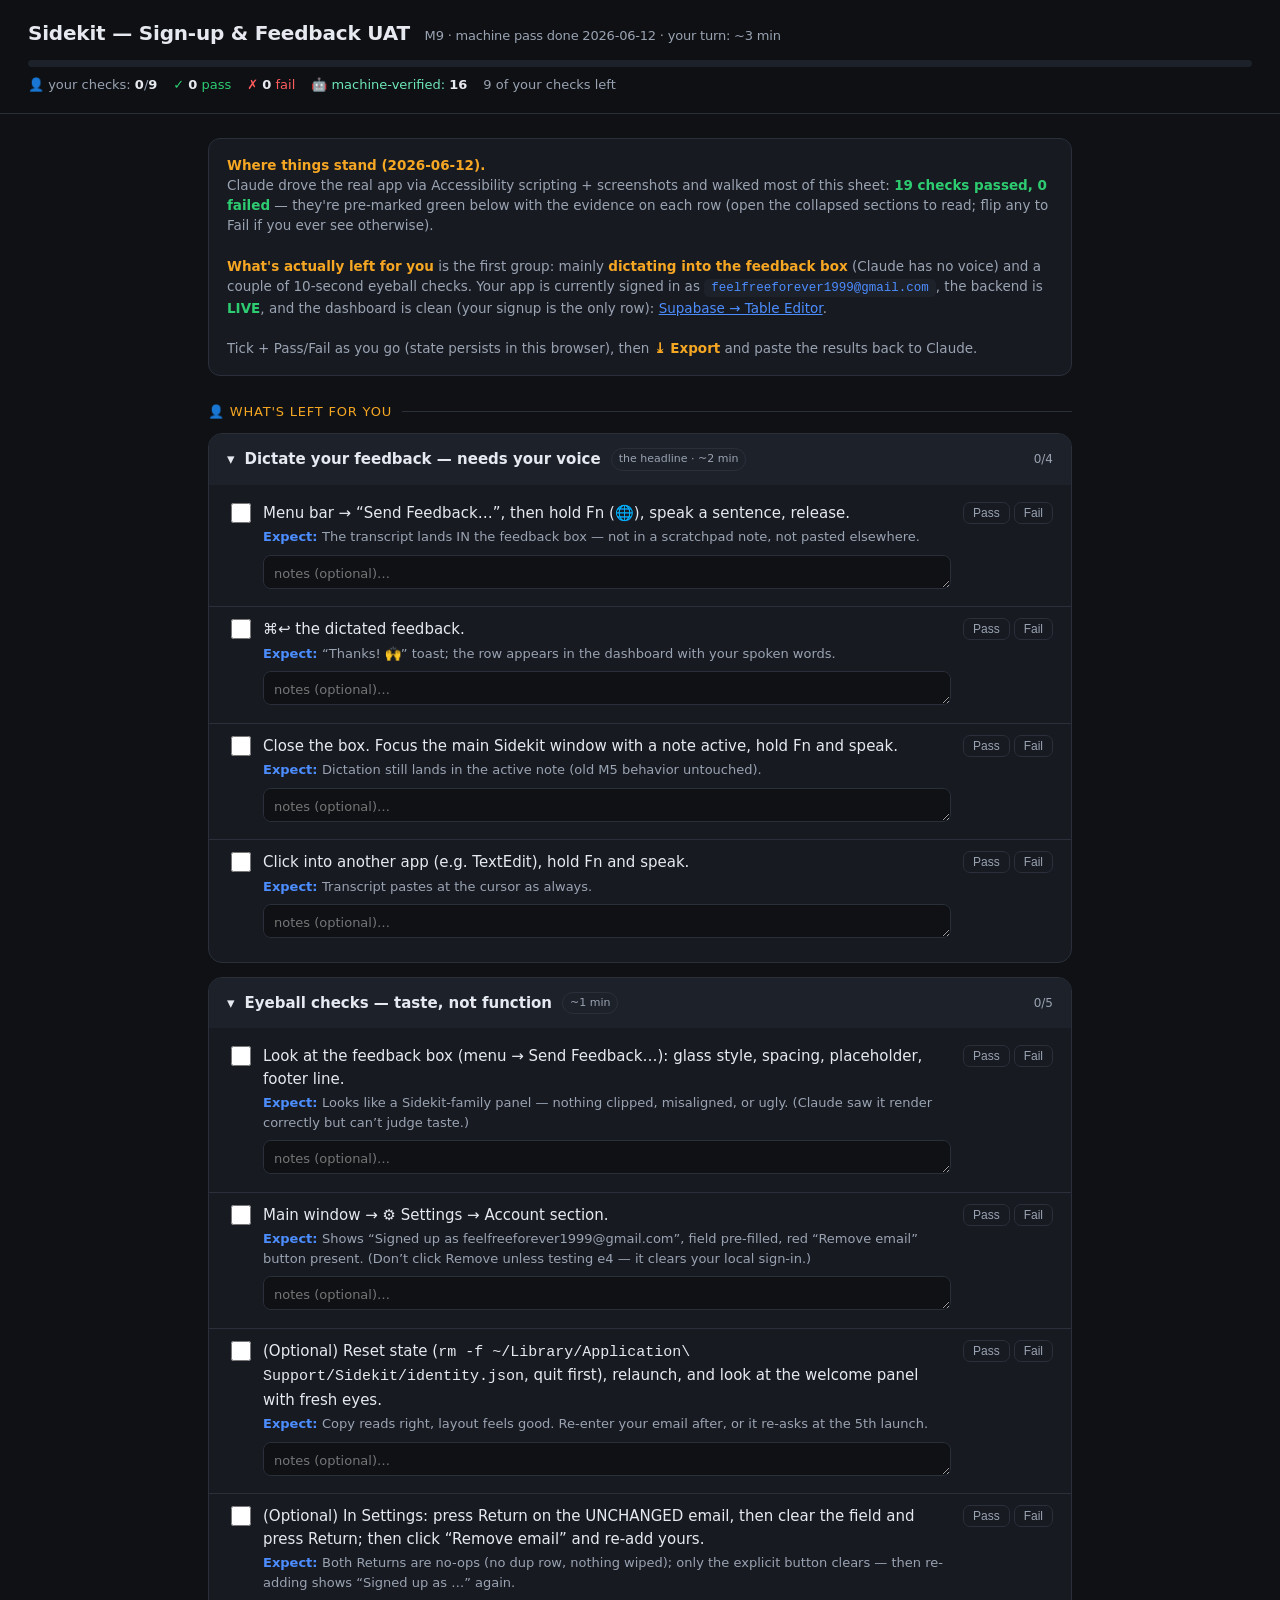
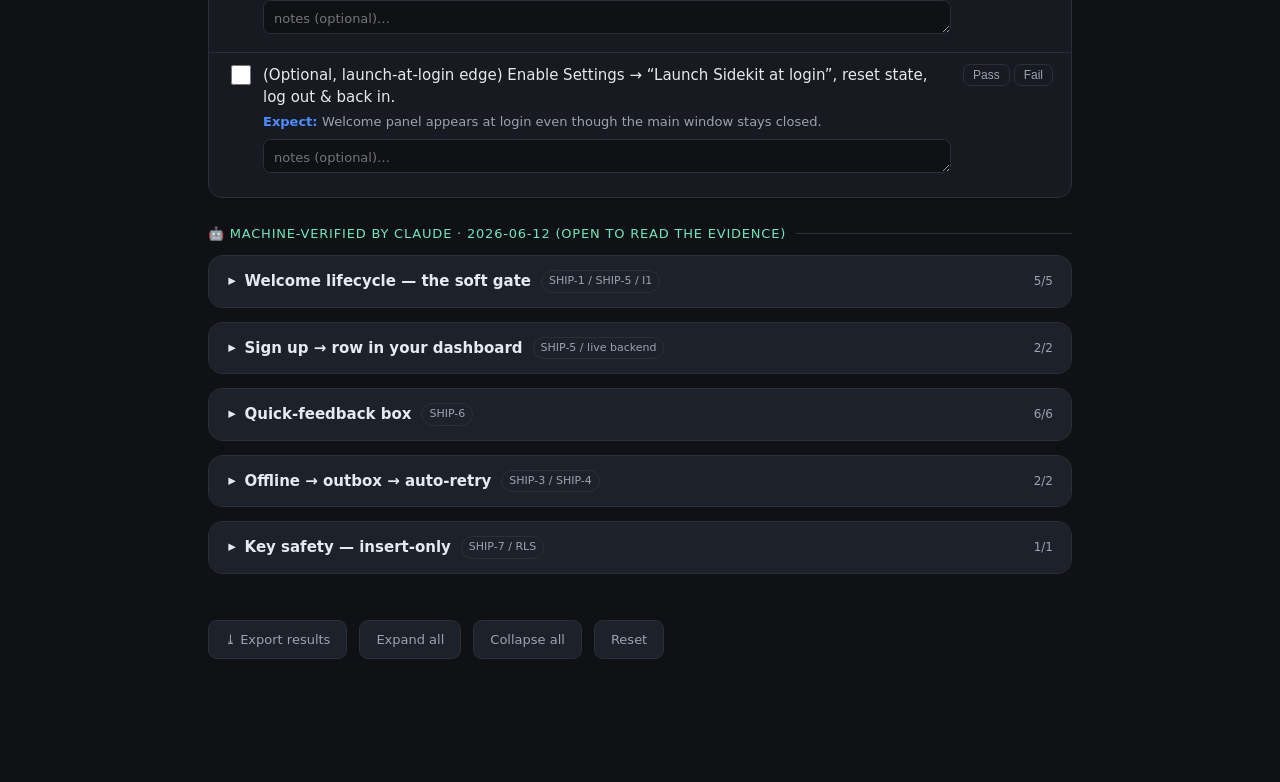
<file: mac/UAT-Signup-Feedback.html>
<!DOCTYPE html>
<html lang="en">
<head>
<meta charset="UTF-8">
<meta name="viewport" content="width=device-width, initial-scale=1.0">
<title>Sidekit — Sign-up &amp; Feedback UAT (M9)</title>
<style>
  :root {
    --bg: #0f1115; --card: #171a21; --card2: #1d212a; --line: #2a2f3a;
    --txt: #e6e9ef; --dim: #9aa3b2; --accent: #4c8dff; --green: #2ecc71;
    --red: #ff5d5d; --amber: #f5a623; --bot: #6ee7b7;
  }
  * { box-sizing: border-box; }
  body {
    margin: 0; font: 15px/1.5 -apple-system, BlinkMacSystemFont, "SF Pro Text", system-ui, sans-serif;
    background: var(--bg); color: var(--txt); padding: 0 0 120px;
  }
  header {
    position: sticky; top: 0; z-index: 10; background: rgba(15,17,21,.92);
    backdrop-filter: blur(12px); border-bottom: 1px solid var(--line);
    padding: 18px 28px;
  }
  h1 { margin: 0; font-size: 20px; letter-spacing: -.2px; }
  h1 small { color: var(--dim); font-weight: 400; font-size: 13px; margin-left: 8px; }
  .bar { height: 7px; background: var(--card2); border-radius: 6px; margin-top: 12px; overflow: hidden; }
  .bar > i { display: block; height: 100%; width: 0; background: linear-gradient(90deg,var(--accent),var(--green)); transition: width .3s; }
  .stat { color: var(--dim); font-size: 13px; margin-top: 8px; display: flex; gap: 16px; flex-wrap: wrap; }
  .stat b { color: var(--txt); }
  .stat .p { color: var(--green); } .stat .f { color: var(--red); } .stat .bot { color: var(--bot); }
  main { max-width: 920px; margin: 0 auto; padding: 24px 28px; }
  .pre {
    background: var(--card); border: 1px solid var(--line); border-radius: 12px;
    padding: 16px 18px; margin-bottom: 24px; color: var(--dim); font-size: 13.5px;
  }
  .pre code { background: var(--card2); padding: 2px 7px; border-radius: 5px; color: var(--accent); font-size: 12.5px; }
  .pre b { color: var(--amber); }
  .pre .green { color: var(--green); font-weight: 600; }
  .pre a { color: var(--accent); }
  .grouphead { margin: 26px 0 12px; font-size: 13px; letter-spacing: .8px; text-transform: uppercase; color: var(--dim); display: flex; align-items: center; gap: 10px; }
  .grouphead::after { content: ""; flex: 1; height: 1px; background: var(--line); }
  .grouphead.you { color: var(--amber); }
  .grouphead.bot { color: var(--bot); }
  section { margin-bottom: 14px; border: 1px solid var(--line); border-radius: 14px; overflow: hidden; background: var(--card); }
  section > h2 {
    margin: 0; padding: 14px 18px; font-size: 15px; cursor: pointer; user-select: none;
    display: flex; align-items: center; gap: 10px; background: var(--card2);
  }
  section > h2 .tag { font-size: 11px; color: var(--dim); font-weight: 400; border: 1px solid var(--line); padding: 2px 7px; border-radius: 20px; }
  section > h2 .cnt { margin-left: auto; font-size: 12px; color: var(--dim); font-weight: 400; }
  .items { padding: 6px 0; }
  .row { display: grid; grid-template-columns: 24px 1fr auto; gap: 12px; padding: 11px 18px; border-top: 1px solid var(--line); align-items: start; }
  .row:first-child { border-top: none; }
  .row .box { width: 20px; height: 20px; margin-top: 1px; cursor: pointer; accent-color: var(--green); }
  .row .body { min-width: 0; }
  .row .do { color: var(--txt); }
  .row .exp { color: var(--dim); font-size: 13px; margin-top: 3px; }
  .row .exp::before { content: "Expect: "; color: var(--accent); font-weight: 600; }
  .row .bot-evidence { color: var(--bot); font-size: 12.5px; margin-top: 4px; }
  .row .bot-evidence::before { content: "🤖 Claude verified — "; font-weight: 600; }
  .row.done .do { text-decoration: line-through; color: var(--dim); }
  .verdict { display: flex; gap: 4px; }
  .verdict button {
    border: 1px solid var(--line); background: transparent; color: var(--dim);
    border-radius: 7px; padding: 3px 9px; font-size: 12px; cursor: pointer;
  }
  .verdict button.on.pass { background: var(--green); color: #08130b; border-color: var(--green); }
  .verdict button.on.fail { background: var(--red); color: #1a0606; border-color: var(--red); }
  .note { grid-column: 2 / 4; margin-top: 8px; }
  .note textarea {
    width: 100%; background: var(--bg); border: 1px solid var(--line); border-radius: 8px;
    color: var(--txt); padding: 8px 10px; font: inherit; font-size: 13px; resize: vertical; min-height: 0; height: 34px;
  }
  .note textarea:focus { outline: 1px solid var(--accent); height: 64px; }
  footer { max-width: 920px; margin: 0 auto; padding: 8px 28px; display: flex; gap: 12px; }
  footer button {
    background: var(--card2); border: 1px solid var(--line); color: var(--dim);
    border-radius: 9px; padding: 9px 16px; font: inherit; font-size: 13px; cursor: pointer;
  }
  footer button:hover { color: var(--txt); border-color: var(--accent); }
  .collapsed .items { display: none; }
  .chev { transition: transform .2s; } .collapsed .chev { transform: rotate(-90deg); }
</style>
</head>
<body>
<header>
  <h1>Sidekit — Sign-up &amp; Feedback UAT <small>M9 · machine pass done 2026-06-12 · your turn: ~3 min</small></h1>
  <div class="bar"><i id="fill"></i></div>
  <div class="stat">
    <span>👤 your checks: <b id="done">0</b>/<b id="total">0</b></span>
    <span class="p">✓ <b id="pass">0</b> pass</span>
    <span class="f">✗ <b id="fail">0</b> fail</span>
    <span class="bot">🤖 machine-verified: <b id="autocount">0</b></span>
    <span id="remain"></span>
  </div>
</header>

<main>
  <div class="pre">
    <b>Where things stand (2026-06-12).</b><br>
    Claude drove the real app via Accessibility scripting + screenshots and walked most of this sheet:
    <span class="green">19 checks passed, 0 failed</span> — they're pre-marked green below with the evidence on each row
    (open the collapsed sections to read; flip any to Fail if you ever see otherwise).<br><br>
    <b>What's actually left for you</b> is the first group: mainly <b>dictating into the feedback box</b> (Claude has no voice)
    and a couple of 10-second eyeball checks. Your app is currently signed in as <code>feelfreeforever1999@gmail.com</code>,
    the backend is <span class="green">LIVE</span>, and the dashboard is clean (your signup is the only row):
    <a href="https://supabase.com/dashboard/project/ubqdjvbhanhnxlonqrii/editor" target="_blank">Supabase → Table Editor</a>.<br><br>
    Tick + Pass/Fail as you go (state persists in this browser), then <b>⤓ Export</b> and paste the results back to Claude.
  </div>
  <div id="app"></div>
</main>

<footer>
  <button onclick="exportResults()">⤓ Export results</button>
  <button onclick="expandAll(true)">Expand all</button>
  <button onclick="expandAll(false)">Collapse all</button>
  <button onclick="resetAll()">Reset</button>
</footer>

<script>
const SUITE = [
  // ───────────────────────── group: YOU ─────────────────────────
  { id: "dic", group: "you", title: "Dictate your feedback — needs your voice", tag: "the headline · ~2 min", items: [
    { id:"d1", do:"Menu bar → “Send Feedback…”, then hold Fn (🌐), speak a sentence, release.", exp:"The transcript lands IN the feedback box — not in a scratchpad note, not pasted elsewhere." },
    { id:"d2", do:"⌘↩ the dictated feedback.", exp:"“Thanks! 🙌” toast; the row appears in the dashboard with your spoken words." },
    { id:"d3", do:"Close the box. Focus the main Sidekit window with a note active, hold Fn and speak.", exp:"Dictation still lands in the active note (old M5 behavior untouched)." },
    { id:"d4", do:"Click into another app (e.g. TextEdit), hold Fn and speak.", exp:"Transcript pastes at the cursor as always." },
  ]},
  { id: "eye", group: "you", title: "Eyeball checks — taste, not function", tag: "~1 min", items: [
    { id:"e1", do:"Look at the feedback box (menu → Send Feedback…): glass style, spacing, placeholder, footer line.", exp:"Looks like a Sidekit-family panel — nothing clipped, misaligned, or ugly. (Claude saw it render correctly but can’t judge taste.)" },
    { id:"e2", do:"Main window → ⚙︎ Settings → Account section.", exp:"Shows “Signed up as feelfreeforever1999@gmail.com”, field pre-filled, red “Remove email” button present. (Don’t click Remove unless testing e4 — it clears your local sign-in.)" },
    { id:"e3", do:"(Optional) Reset state (<code>rm -f ~/Library/Application\\ Support/Sidekit/identity.json</code>, quit first), relaunch, and look at the welcome panel with fresh eyes.", exp:"Copy reads right, layout feels good. Re-enter your email after, or it re-asks at the 5th launch." },
    { id:"e4", do:"(Optional) In Settings: press Return on the UNCHANGED email, then clear the field and press Return; then click “Remove email” and re-add yours.", exp:"Both Returns are no-ops (no dup row, nothing wiped); only the explicit button clears — then re-adding shows “Signed up as …” again." },
    { id:"e5", do:"(Optional, launch-at-login edge) Enable Settings → “Launch Sidekit at login”, reset state, log out & back in.", exp:"Welcome panel appears at login even though the main window stays closed." },
  ]},
  // ─────────────────── group: machine-verified ───────────────────
  { id: "wel", group: "auto", title: "Welcome lifecycle — the soft gate", tag: "SHIP-1 / SHIP-5 / I1", items: [
    { id:"w1", do:"Fresh first launch shows the floating welcome panel.", exp:"Glass panel near center: logo, copy, email field, Skip + disabled Continue, privacy line — independent of the main window.", auto:"screenshot of launch #1: panel rendered with correct copy; Continue dimmed while empty." },
    { id:"w2", do:"Junk email (“abc”) can’t be submitted.", exp:"Enter does nothing; clicking Continue does nothing; nothing saved or sent.", auto:"typed “abc”, pressed Enter and clicked Continue — panel stayed, identity.json unchanged, no network row." },
    { id:"w3", do:"Skip → launches 2–4 are quiet.", exp:"No welcome panel on launches 2, 3, 4.", auto:"walked 6 real launches; welcomeAutoShows stayed 1 across launches 2–4 (the counter increments only when the panel shows)." },
    { id:"w4", do:"5th launch re-asks exactly once.", exp:"Panel appears once more on launch 5.", auto:"launch #5 → welcomeAutoShows 1→2: the re-ask fired." },
    { id:"w5", do:"Never again after the re-ask.", exp:"Launch 6+ quiet forever.", auto:"launch #6 → counters frozen at {6, 2}; shouldShowWelcome permanently false." },
  ]},
  { id: "sig", group: "auto", title: "Sign up → row in your dashboard", tag: "SHIP-5 / live backend", items: [
    { id:"g1", do:"Valid email + Continue closes the panel and stores it.", exp:"Panel closes; identity.json holds the normalized email.", auto:"submitted m9-uat@example.com via the real UI — panel closed, file updated. (And your own real signup from 18:38 worked the same way.)" },
    { id:"g2", do:"Row appears in the signups table.", exp:"email + app_version + platform “mac”.", auto:"row observed in Supabase seconds after submit; duplicate-email dedup separately proven (409 → one row)." },
  ]},
  { id: "fb", group: "auto", title: "Quick-feedback box", tag: "SHIP-6", items: [
    { id:"b1", do:"Menu → “Send Feedback…” opens the box, field focused, placeholder shows.", exp:"“Type — or hold Fn and just say it.” with the cursor ready.", auto:"opened via the real menu; keystrokes landed with no click (focus-on-open works); placeholder on screen." },
    { id:"b2", do:"Footer discloses exactly what's sent.", exp:"“Sends with: ‹email› · Sidekit ‹ver› · macOS ‹ver›”.", auto:"footer visible in screenshots with email + versions; wire bodies contain exactly those fields (verified server-side)." },
    { id:"b3", do:"⌘↩ sends: toast, close, dashboard row.", exp:"“Thanks! 🙌”, box closes ~1s, row lands.", auto:"sent “M9 automated UAT…” — toast screenshotted, row appeared with type/email/versions." },
    { id:"b4", do:"Chips tag the row; untagged = other.", exp:"🐞→bug, untagged→other, second click untags.", auto:"untagged send → type “other”; 🐞-tagged send → type “bug” (both observed in the table). 💡→feature is the same code path (unit-tested)." },
    { id:"b5", do:"Esc closes without sending; draft survives.", exp:"No row sent; reopening shows the draft.", auto:"typed a draft, Esc, reopened — draft intact, no new row in the table." },
    { id:"b6", do:"Send disabled while the message is empty.", exp:"Button dimmed until real content.", auto:"screenshot: dimmed on open; enabled after typing." },
  ]},
  { id: "off", group: "auto", title: "Offline → outbox → auto-retry", tag: "SHIP-3 / SHIP-4", items: [
    { id:"o1", do:"Send feedback with Wi-Fi off.", exp:"“Saved — will send when you’re online.” toast; entry parked in outbox.json.", auto:"Wi-Fi was actually turned off; toast screenshotted verbatim; outbox.json held the full queued entry." },
    { id:"o2", do:"Back online + relaunch flushes the queue.", exp:"Row appears; outbox.json empty.", auto:"Wi-Fi restored, app relaunched — “M9 offline queue test” row landed, outbox now []." },
  ]},
  { id: "key", group: "auto", title: "Key safety — insert-only", tag: "SHIP-7 / RLS", items: [
    { id:"k1", do:"The shipped anon key cannot read data.", exp:"select returns [] / denied.", auto:"curl select with the shipped key → [] (HTTP 200, zero rows) — verified twice against the live project." },
  ]},
];

const KEY = "sidekit-signup-feedback-uat-v2";
let state = JSON.parse(localStorage.getItem(KEY) || "{}");
// Machine-verified items default to checked+pass (still overridable by you).
SUITE.forEach(sec=> sec.items.forEach(it=>{
  const k = sec.id+"."+it.id;
  if(it.auto && !(k in state)) state[k] = { checked:true, verdict:"pass" };
}));
function save(){ localStorage.setItem(KEY, JSON.stringify(state)); render(); }

function render(){
  const app = document.getElementById("app");
  if(!app.dataset.built){ build(app); app.dataset.built = "1"; }
  let total=0, done=0, pass=0, fail=0, auto=0;
  SUITE.forEach(sec=>{
    let sd=0;
    sec.items.forEach(it=>{
      const st = state[sec.id+"."+it.id] || {};
      if(it.auto){ auto++; if(st.checked) sd++; if(st.verdict==="fail") fail++; return; }
      total++;
      if(st.checked){ done++; sd++; }
      if(st.verdict==="pass") pass++;
      if(st.verdict==="fail") fail++;
    });
    const cnt = document.getElementById("cnt-"+sec.id);
    if(cnt) cnt.textContent = sd+"/"+sec.items.length;
  });
  document.getElementById("total").textContent = total;
  document.getElementById("done").textContent = done;
  document.getElementById("pass").textContent = pass;
  document.getElementById("fail").textContent = fail;
  document.getElementById("autocount").textContent = auto;
  document.getElementById("fill").style.width = (total? (done/total*100):0)+"%";
  document.getElementById("remain").textContent = (total-done)+" of your checks left";
}

function build(app){
  let lastGroup = null;
  SUITE.forEach(sec=>{
    if(sec.group !== lastGroup){
      const gh = document.createElement("div");
      gh.className = "grouphead " + (sec.group==="you" ? "you" : "bot");
      gh.textContent = sec.group==="you" ? "👤 What's left for you" : "🤖 Machine-verified by Claude · 2026-06-12 (open to read the evidence)";
      app.appendChild(gh);
      lastGroup = sec.group;
    }
    const s = document.createElement("section");
    if(sec.group==="auto") s.classList.add("collapsed");
    s.innerHTML = `<h2><span class="chev">▾</span>${sec.title}<span class="tag">${sec.tag}</span><span class="cnt" id="cnt-${sec.id}"></span></h2><div class="items"></div>`;
    s.querySelector("h2").onclick = ()=> s.classList.toggle("collapsed");
    const box = s.querySelector(".items");
    sec.items.forEach(it=>{
      const k = sec.id+"."+it.id;
      const st = state[k] || {};
      const row = document.createElement("div");
      row.className = "row" + (st.checked?" done":"");
      row.innerHTML = `
        <input type="checkbox" class="box" ${st.checked?"checked":""}>
        <div class="body"><div class="do">${it.do}</div><div class="exp">${it.exp}</div>
          ${it.auto?`<div class="bot-evidence">${it.auto}</div>`:""}
          <div class="note"><textarea placeholder="notes (optional)…">${st.note||""}</textarea></div></div>
        <div class="verdict">
          <button class="pass ${st.verdict==="pass"?"on":""}">Pass</button>
          <button class="fail ${st.verdict==="fail"?"on":""}">Fail</button>
        </div>`;
      const cb = row.querySelector(".box");
      cb.onchange = ()=>{ state[k]={...state[k], checked:cb.checked}; save(); row.classList.toggle("done", cb.checked); };
      const [pB,fB] = row.querySelectorAll(".verdict button");
      pB.onclick = ()=>{ const v=state[k]?.verdict==="pass"?null:"pass"; state[k]={...state[k],verdict:v,checked:true}; save(); rebuildRow(); };
      fB.onclick = ()=>{ const v=state[k]?.verdict==="fail"?null:"fail"; state[k]={...state[k],verdict:v,checked:true}; save(); rebuildRow(); };
      row.querySelector("textarea").oninput = (e)=>{ state[k]={...state[k], note:e.target.value}; localStorage.setItem(KEY, JSON.stringify(state)); };
      function rebuildRow(){ pB.classList.toggle("on", state[k]?.verdict==="pass"); fB.classList.toggle("on", state[k]?.verdict==="fail"); cb.checked = !!state[k]?.checked; row.classList.toggle("done", !!state[k]?.checked); }
      box.appendChild(row);
    });
    app.appendChild(s);
  });
}

function expandAll(open){ document.querySelectorAll("section").forEach(s=> s.classList.toggle("collapsed", !open)); }
function resetAll(){ if(confirm("Clear all Sign-up & Feedback UAT results? (Machine-verified marks will re-seed.)")){ state={}; localStorage.removeItem(KEY); location.reload(); } }
function exportResults(){
  let out = "# Sidekit Sign-up & Feedback UAT (M9) — results\n\n";
  SUITE.forEach(sec=>{
    out += `## ${sec.group==="auto"?"🤖 ":"👤 "}${sec.title} (${sec.tag})\n`;
    sec.items.forEach(it=>{
      const st = state[sec.id+"."+it.id]||{};
      const mark = st.verdict==="pass"?(it.auto?"✅ PASS (machine)":"✅ PASS"):st.verdict==="fail"?"❌ FAIL":st.checked?"⬜ walked":"· not run";
      out += `- ${mark} — ${it.do.replace(/<[^>]+>/g,"")}`;
      if(st.note) out += `\n    note: ${st.note}`;
      out += "\n";
    });
    out += "\n";
  });
  navigator.clipboard.writeText(out).then(
    ()=>alert("Results copied to clipboard — paste them back to Claude."),
    ()=>{ const w=window.open(); w.document.write("<pre>"+out.replace(/</g,"&lt;")+"</pre>"); }
  );
}
render();
</script>
</body>
</html>
</file>
